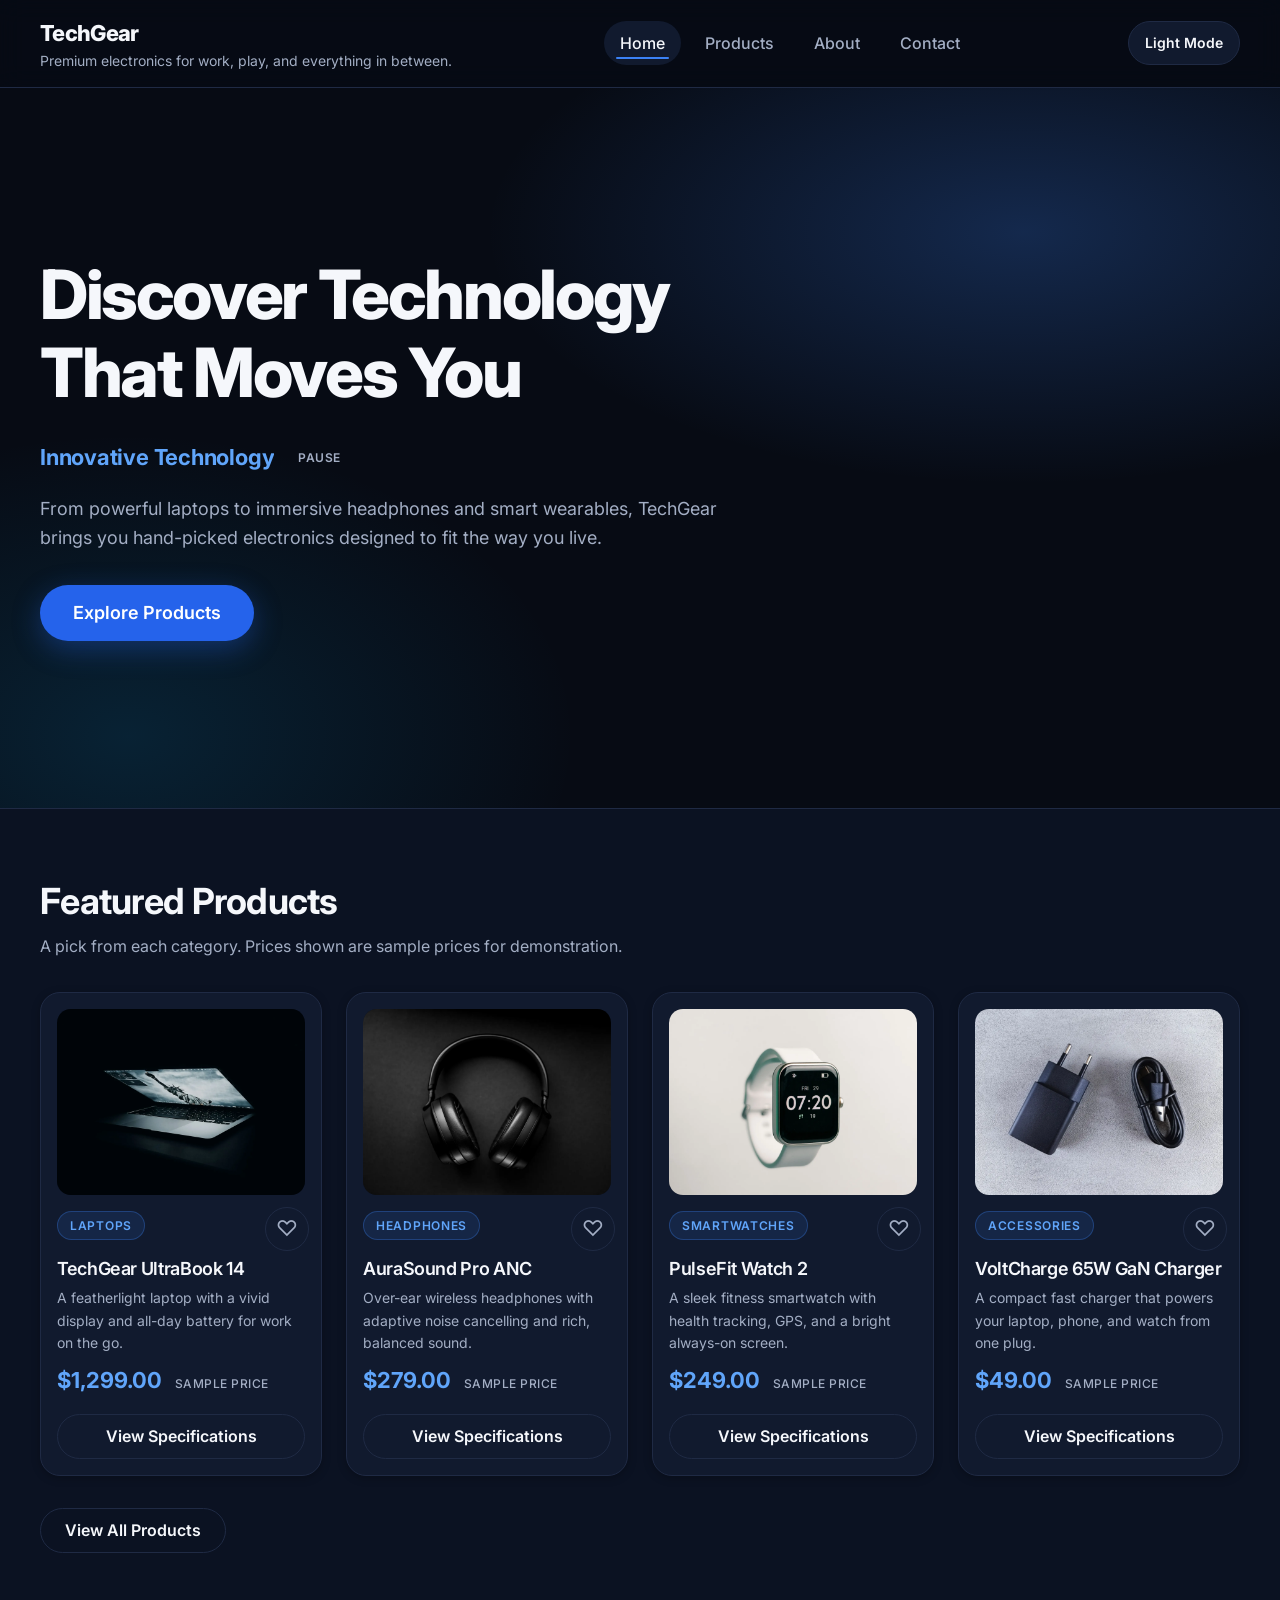
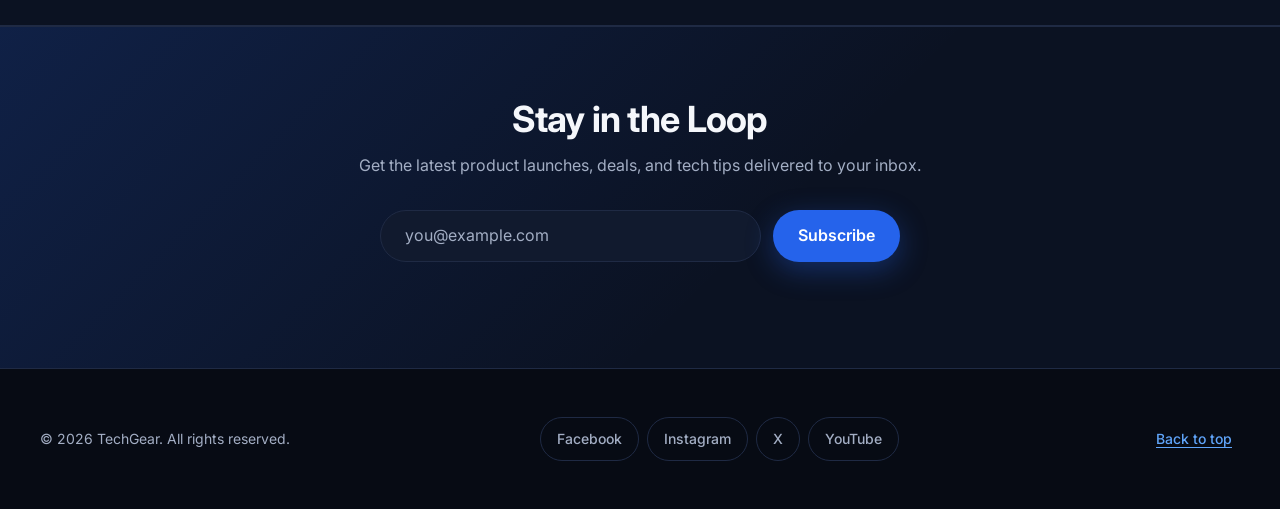
<file: index.html>
<!DOCTYPE html>
<html lang="en">
<head>
  <!-- ============================================================
       REDIRECT PAGE: index.html → techgear-home.html
       Web hosts such as GitHub Pages open "index.html" automatically
       for the site's main address, and old links or bookmarks may
       still use the original page names. This tiny page forwards
       visitors to the real page, so they never see an error.
       ============================================================ -->
  <meta charset="UTF-8">
  <meta name="viewport" content="width=device-width, initial-scale=1.0">
  <title>TechGear | Home</title>

  <!-- Tells search engines which address is the real page -->
  <link rel="canonical" href="techgear-home.html">

  <!-- 1. Instant redirect with JavaScript. location.replace() also
          keeps the redirect page out of the Back-button history, and
          we carry over any "?..." or "#section" part of the address. -->
  <script>
    window.location.replace('techgear-home.html' + window.location.search + window.location.hash);
  </script>

  <!-- 2. Backup redirect that works even with JavaScript turned off -->
  <meta http-equiv="refresh" content="0; url=techgear-home.html">

  <!-- Dark background, so there's no white flash while redirecting -->
  <style>
    body {
      margin: 0;
      padding: 2rem 1rem;
      font-family: system-ui, -apple-system, "Segoe UI", Roboto, Arial, sans-serif;
      color: #f5f7fb;
      background-color: #070b14;
    }
    a { color: #60a5fa; }
  </style>
</head>
<body>
  <!-- 3. A plain link, in case both redirects are blocked -->
  <p>Taking you to the TechGear Home page… If nothing happens, <a href="techgear-home.html">open the Home page</a>.</p>
</body>
</html>
</file>
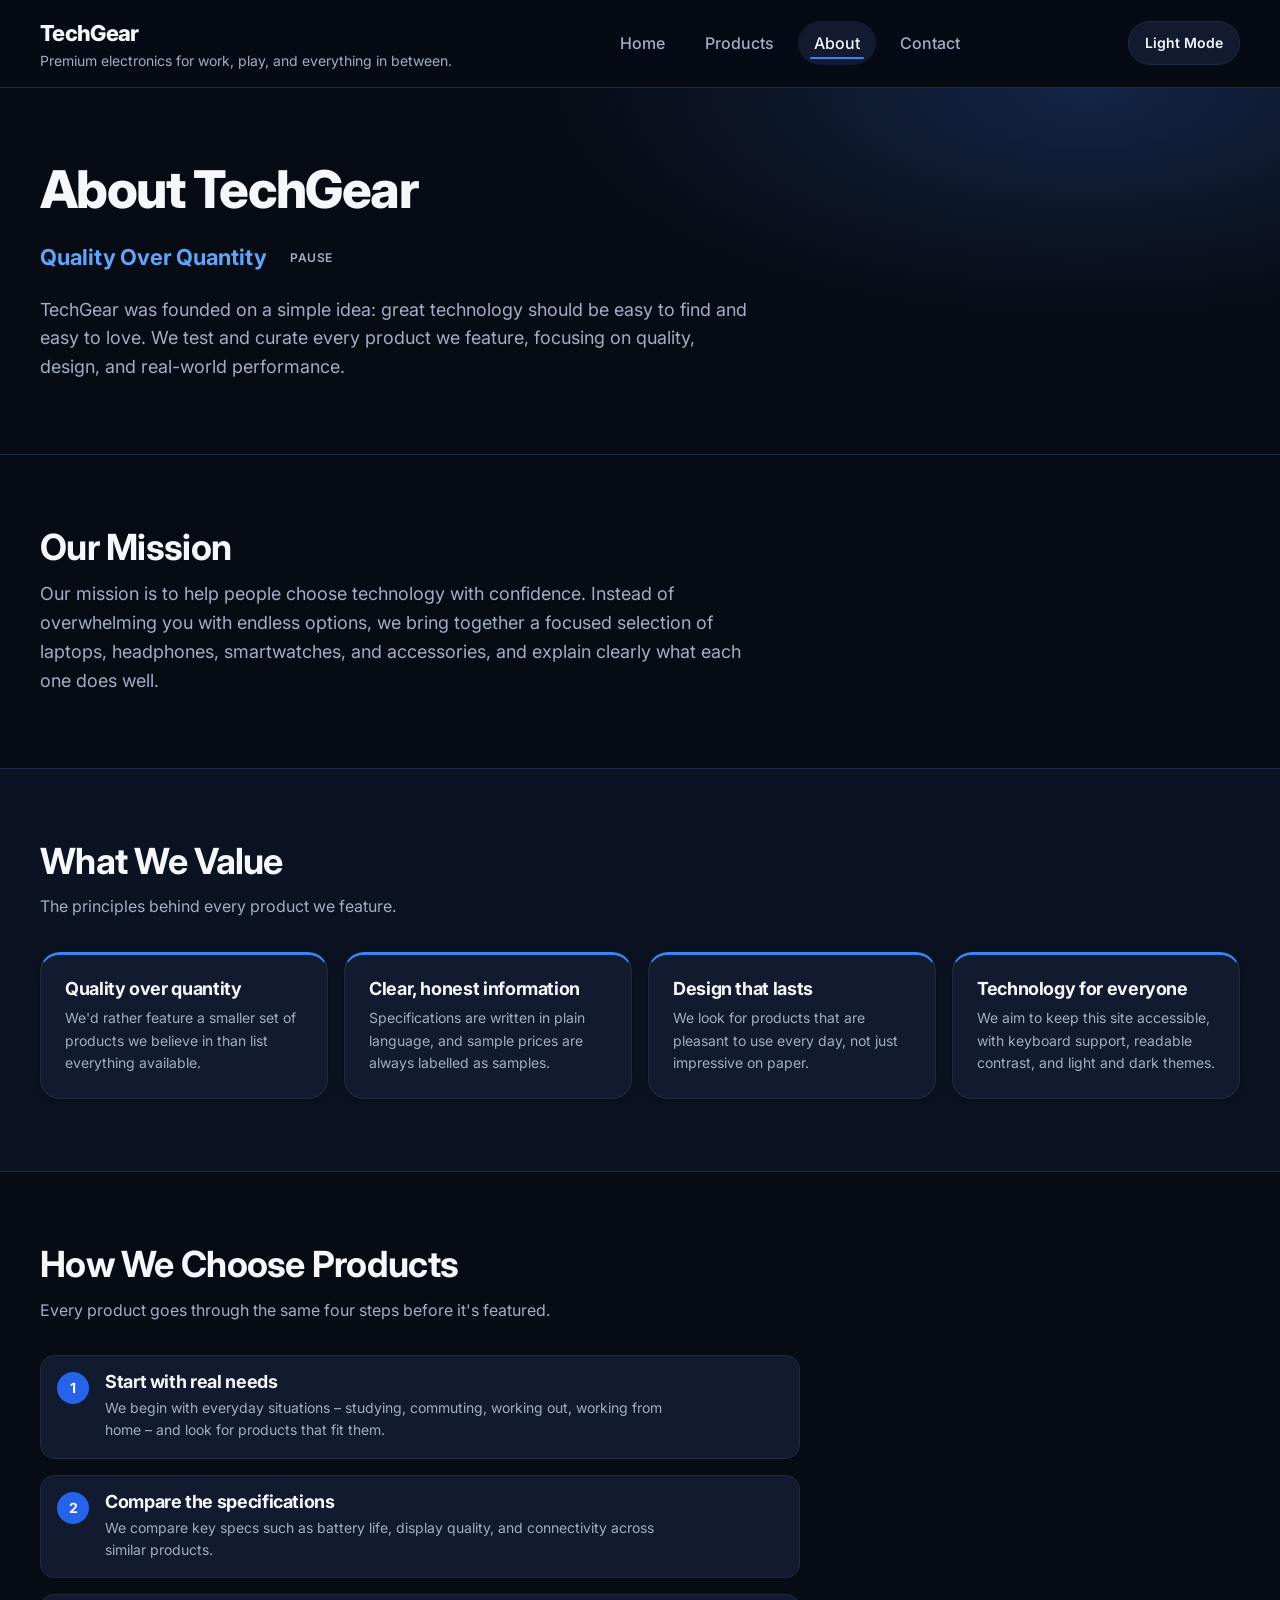
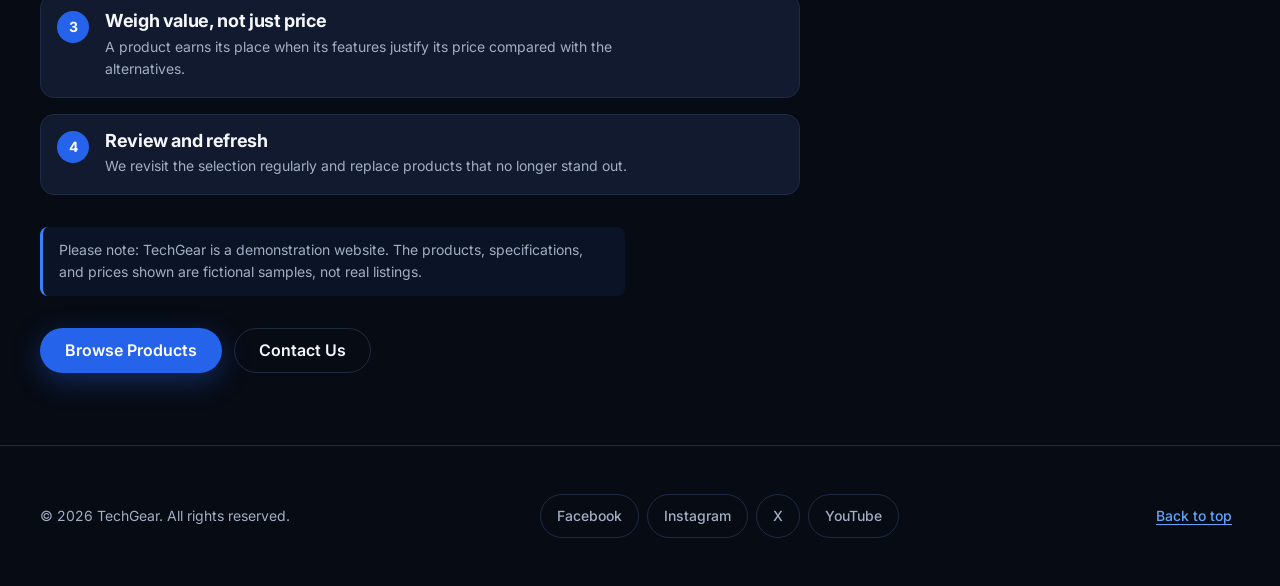
<file: about.html>
<!DOCTYPE html>
<html lang="en">
<head>
  <!-- ============================================================
       REDIRECT PAGE: about.html → techgear-about.html
       Web hosts such as GitHub Pages open "index.html" automatically
       for the site's main address, and old links or bookmarks may
       still use the original page names. This tiny page forwards
       visitors to the real page, so they never see an error.
       ============================================================ -->
  <meta charset="UTF-8">
  <meta name="viewport" content="width=device-width, initial-scale=1.0">
  <title>TechGear | About</title>

  <!-- Tells search engines which address is the real page -->
  <link rel="canonical" href="techgear-about.html">

  <!-- 1. Instant redirect with JavaScript. location.replace() also
          keeps the redirect page out of the Back-button history, and
          we carry over any "?..." or "#section" part of the address. -->
  <script>
    window.location.replace('techgear-about.html' + window.location.search + window.location.hash);
  </script>

  <!-- 2. Backup redirect that works even with JavaScript turned off -->
  <meta http-equiv="refresh" content="0; url=techgear-about.html">

  <!-- Dark background, so there's no white flash while redirecting -->
  <style>
    body {
      margin: 0;
      padding: 2rem 1rem;
      font-family: system-ui, -apple-system, "Segoe UI", Roboto, Arial, sans-serif;
      color: #f5f7fb;
      background-color: #070b14;
    }
    a { color: #60a5fa; }
  </style>
</head>
<body>
  <!-- 3. A plain link, in case both redirects are blocked -->
  <p>Taking you to the TechGear About page… If nothing happens, <a href="techgear-about.html">open the About page</a>.</p>
</body>
</html>
</file>
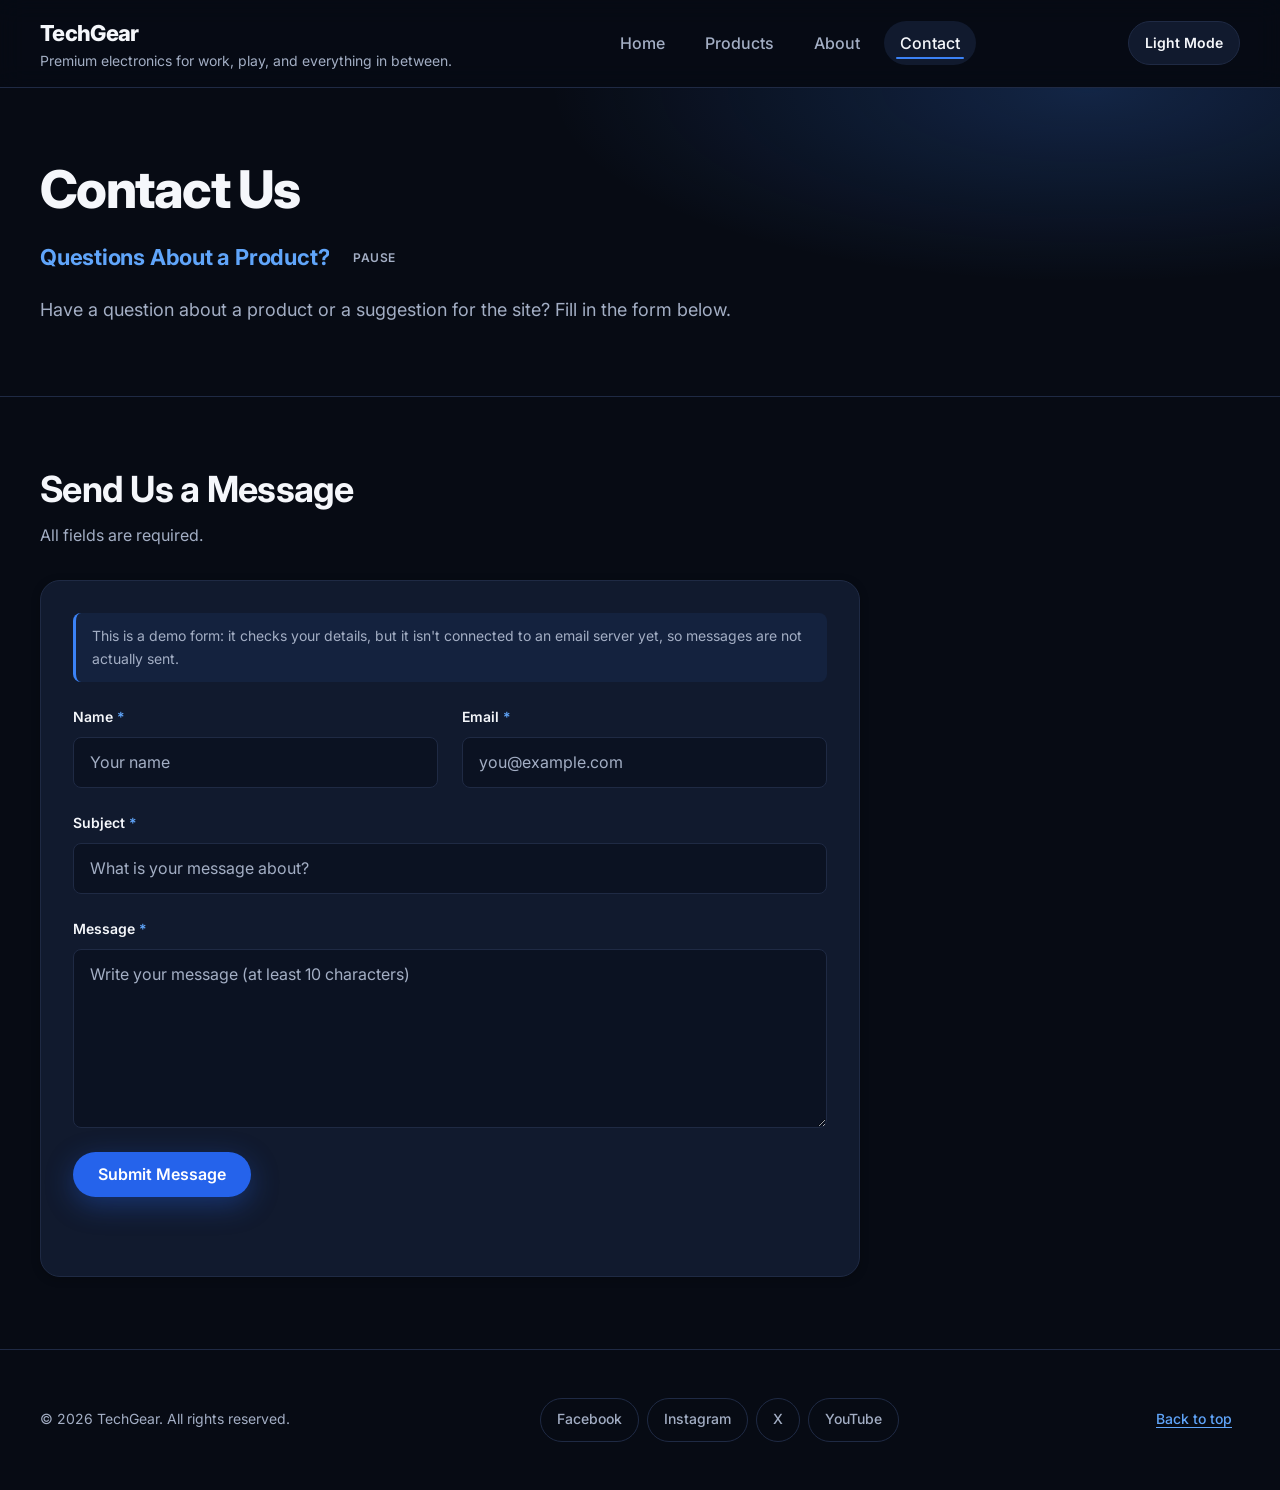
<file: contact.html>
<!DOCTYPE html>
<html lang="en">
<head>
  <!-- ============================================================
       REDIRECT PAGE: contact.html → techgear-contact.html
       Web hosts such as GitHub Pages open "index.html" automatically
       for the site's main address, and old links or bookmarks may
       still use the original page names. This tiny page forwards
       visitors to the real page, so they never see an error.
       ============================================================ -->
  <meta charset="UTF-8">
  <meta name="viewport" content="width=device-width, initial-scale=1.0">
  <title>TechGear | Contact</title>

  <!-- Tells search engines which address is the real page -->
  <link rel="canonical" href="techgear-contact.html">

  <!-- 1. Instant redirect with JavaScript. location.replace() also
          keeps the redirect page out of the Back-button history, and
          we carry over any "?..." or "#section" part of the address. -->
  <script>
    window.location.replace('techgear-contact.html' + window.location.search + window.location.hash);
  </script>

  <!-- 2. Backup redirect that works even with JavaScript turned off -->
  <meta http-equiv="refresh" content="0; url=techgear-contact.html">

  <!-- Dark background, so there's no white flash while redirecting -->
  <style>
    body {
      margin: 0;
      padding: 2rem 1rem;
      font-family: system-ui, -apple-system, "Segoe UI", Roboto, Arial, sans-serif;
      color: #f5f7fb;
      background-color: #070b14;
    }
    a { color: #60a5fa; }
  </style>
</head>
<body>
  <!-- 3. A plain link, in case both redirects are blocked -->
  <p>Taking you to the TechGear Contact page… If nothing happens, <a href="techgear-contact.html">open the Contact page</a>.</p>
</body>
</html>
</file>
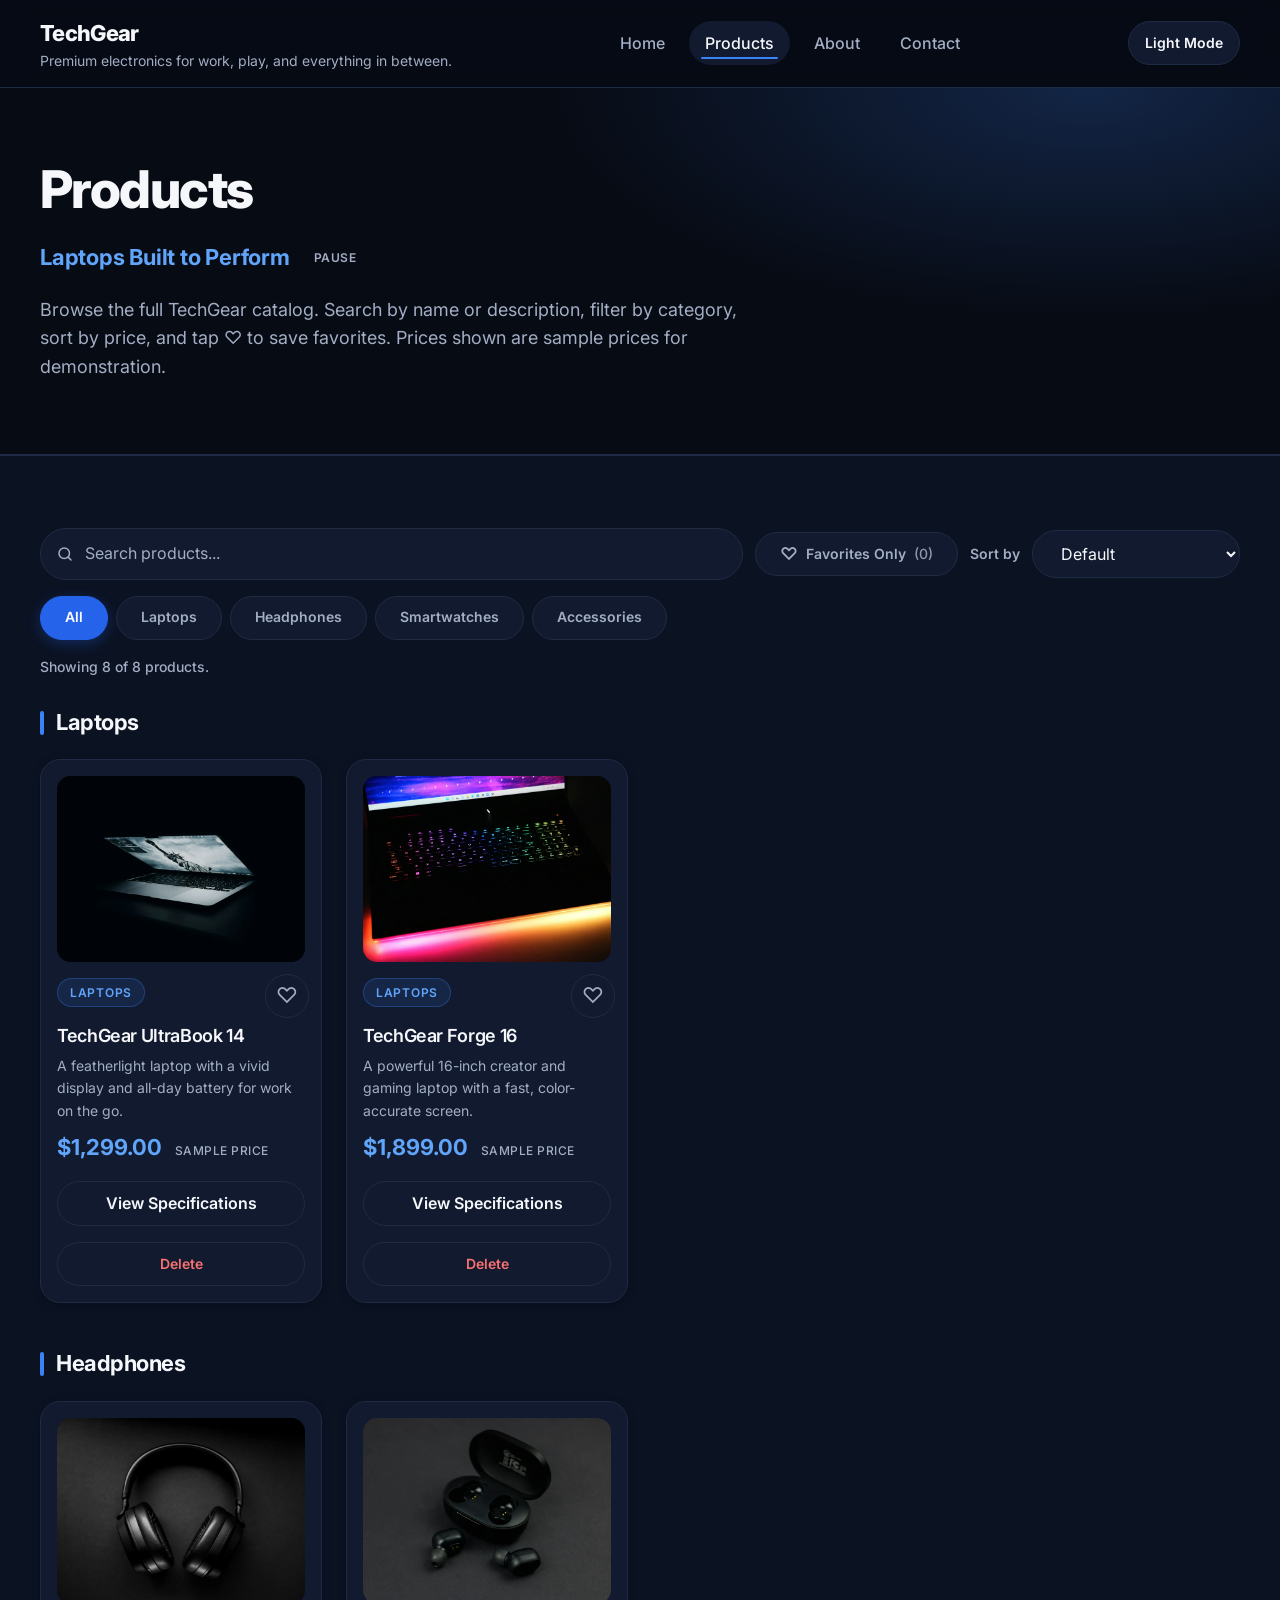
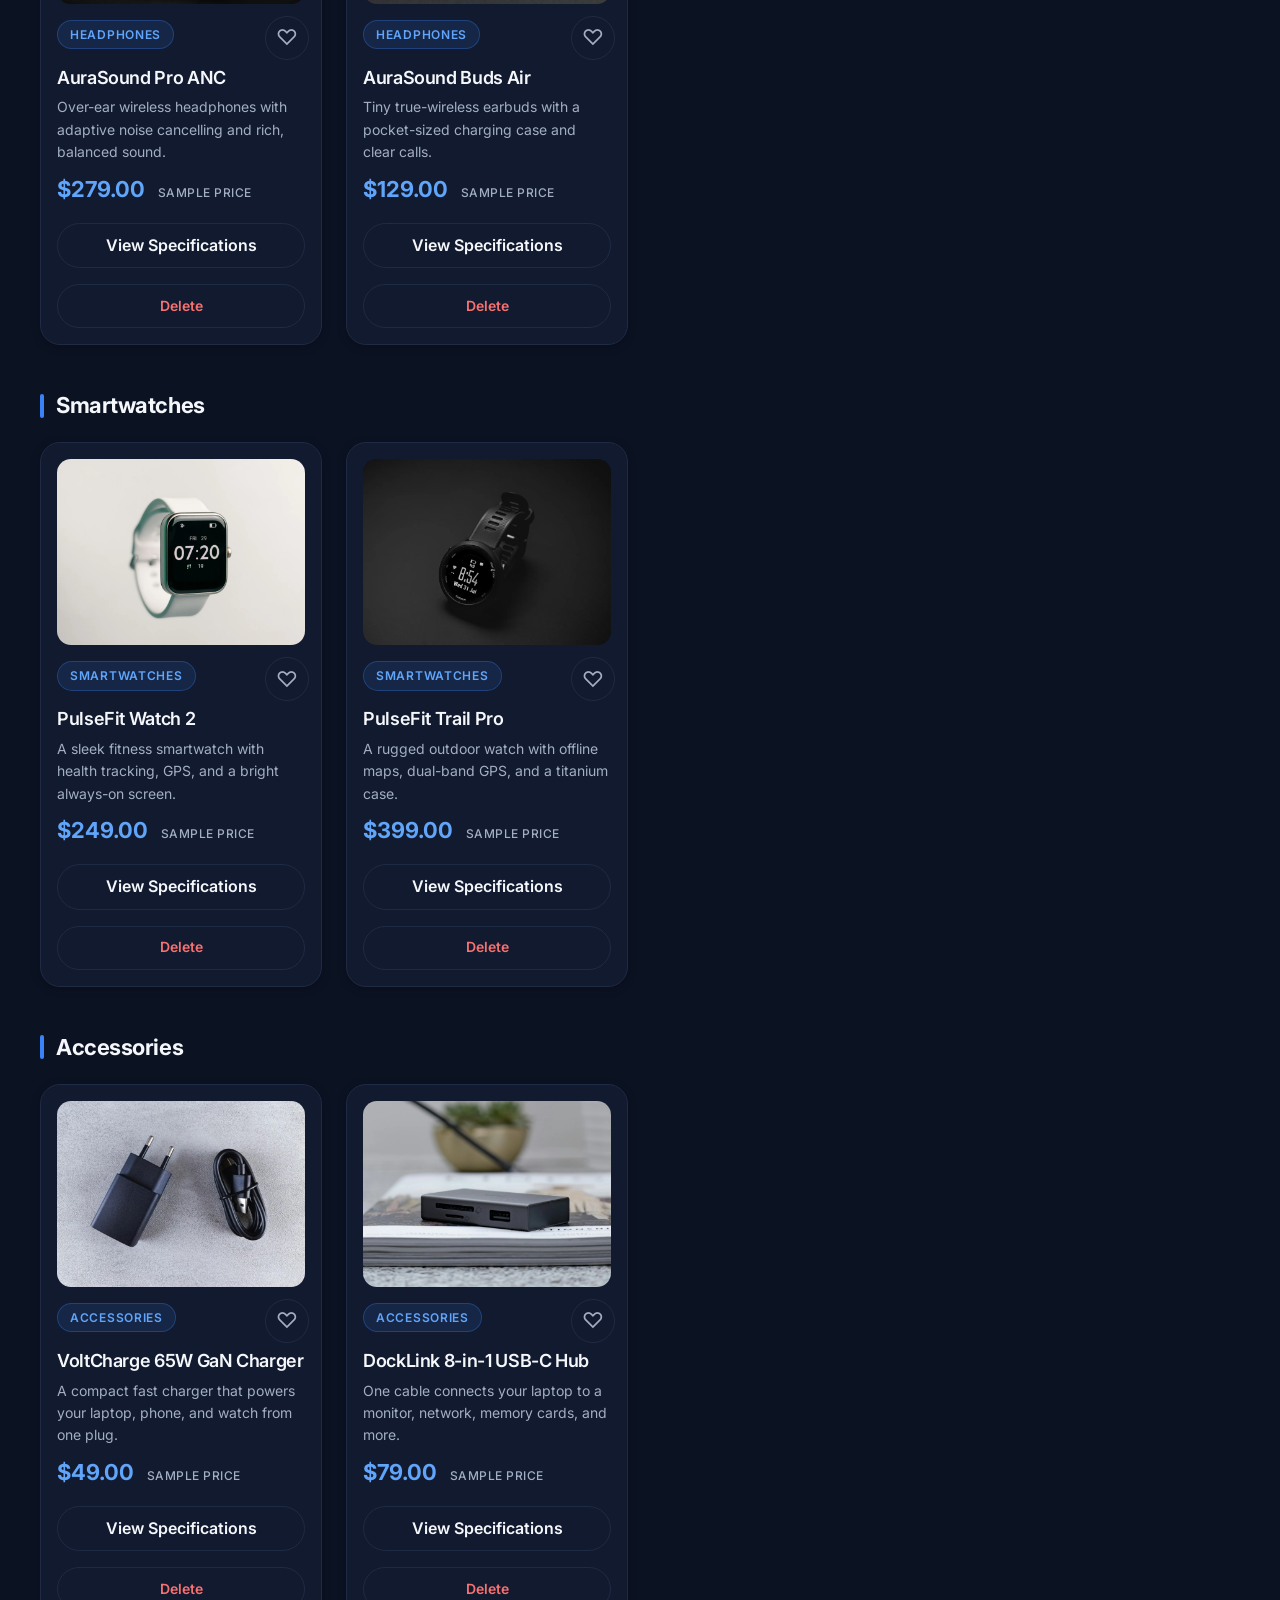
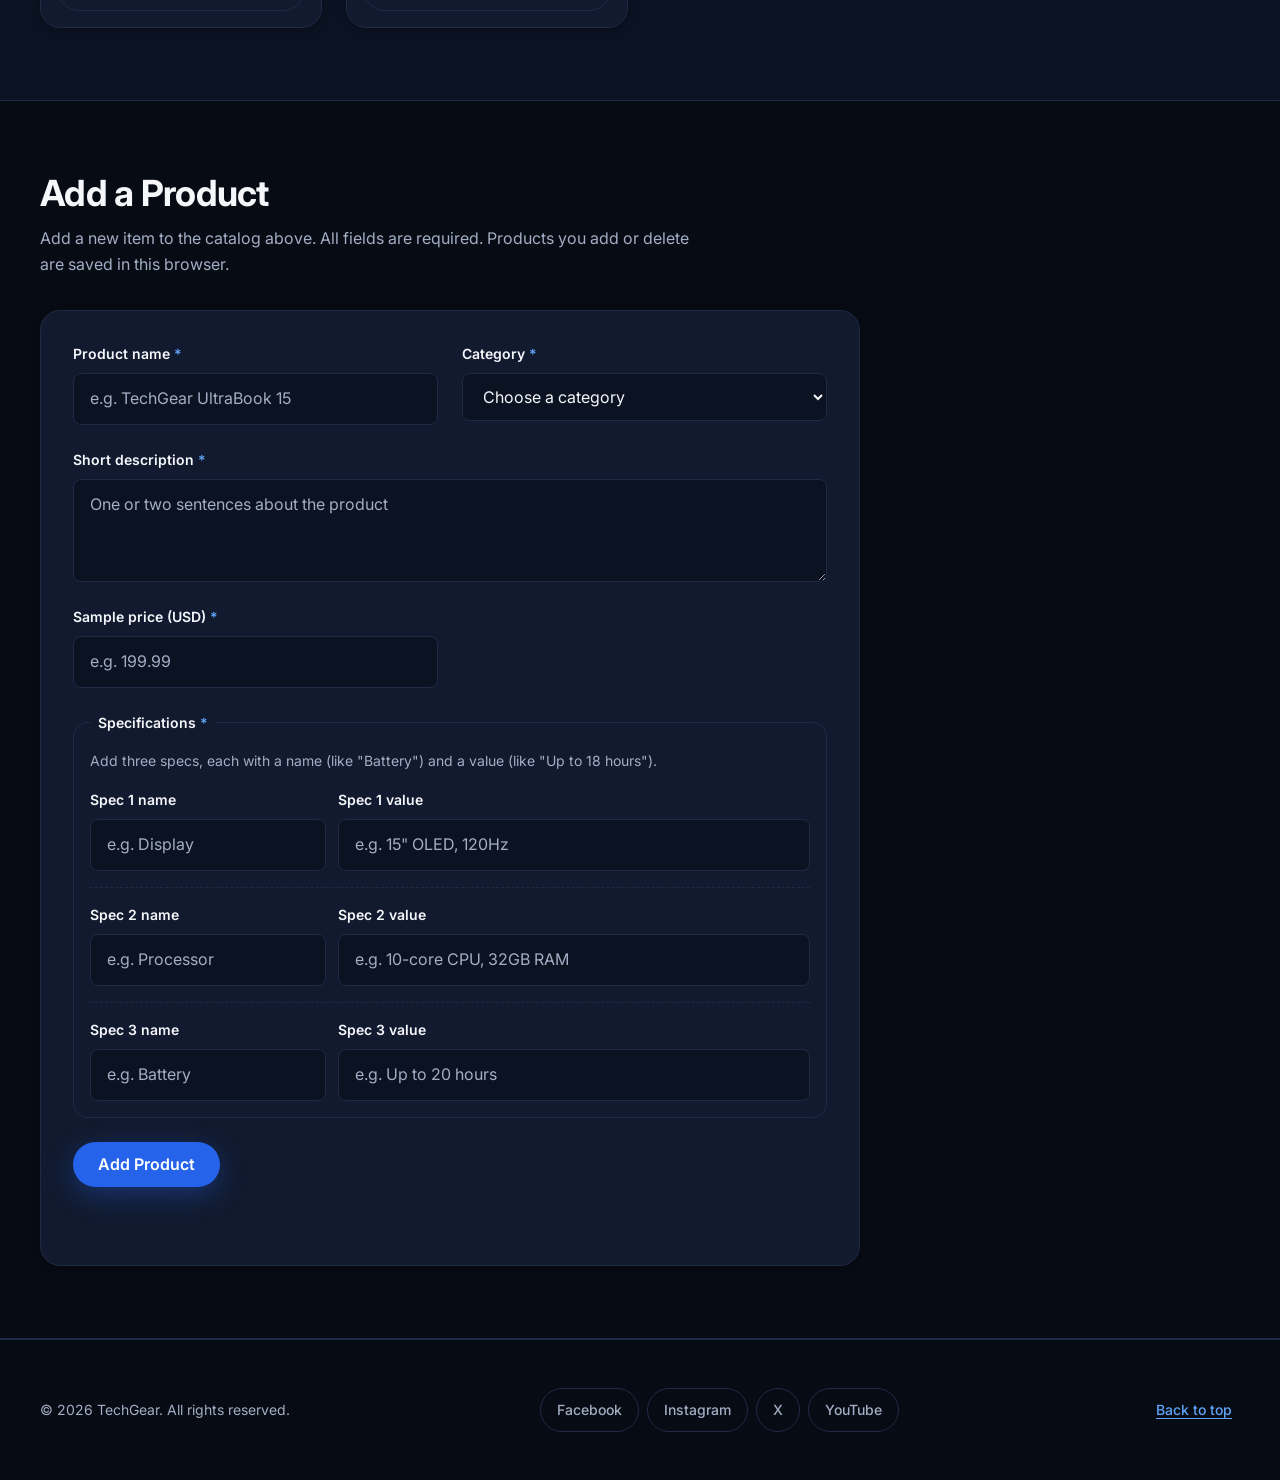
<file: products.html>
<!DOCTYPE html>
<html lang="en">
<head>
  <!-- ============================================================
       REDIRECT PAGE: products.html → techgear-products.html
       Web hosts such as GitHub Pages open "index.html" automatically
       for the site's main address, and old links or bookmarks may
       still use the original page names. This tiny page forwards
       visitors to the real page, so they never see an error.
       ============================================================ -->
  <meta charset="UTF-8">
  <meta name="viewport" content="width=device-width, initial-scale=1.0">
  <title>TechGear | Products</title>

  <!-- Tells search engines which address is the real page -->
  <link rel="canonical" href="techgear-products.html">

  <!-- 1. Instant redirect with JavaScript. location.replace() also
          keeps the redirect page out of the Back-button history, and
          we carry over any "?..." or "#section" part of the address. -->
  <script>
    window.location.replace('techgear-products.html' + window.location.search + window.location.hash);
  </script>

  <!-- 2. Backup redirect that works even with JavaScript turned off -->
  <meta http-equiv="refresh" content="0; url=techgear-products.html">

  <!-- Dark background, so there's no white flash while redirecting -->
  <style>
    body {
      margin: 0;
      padding: 2rem 1rem;
      font-family: system-ui, -apple-system, "Segoe UI", Roboto, Arial, sans-serif;
      color: #f5f7fb;
      background-color: #070b14;
    }
    a { color: #60a5fa; }
  </style>
</head>
<body>
  <!-- 3. A plain link, in case both redirects are blocked -->
  <p>Taking you to the TechGear Products page… If nothing happens, <a href="techgear-products.html">open the Products page</a>.</p>
</body>
</html>
</file>
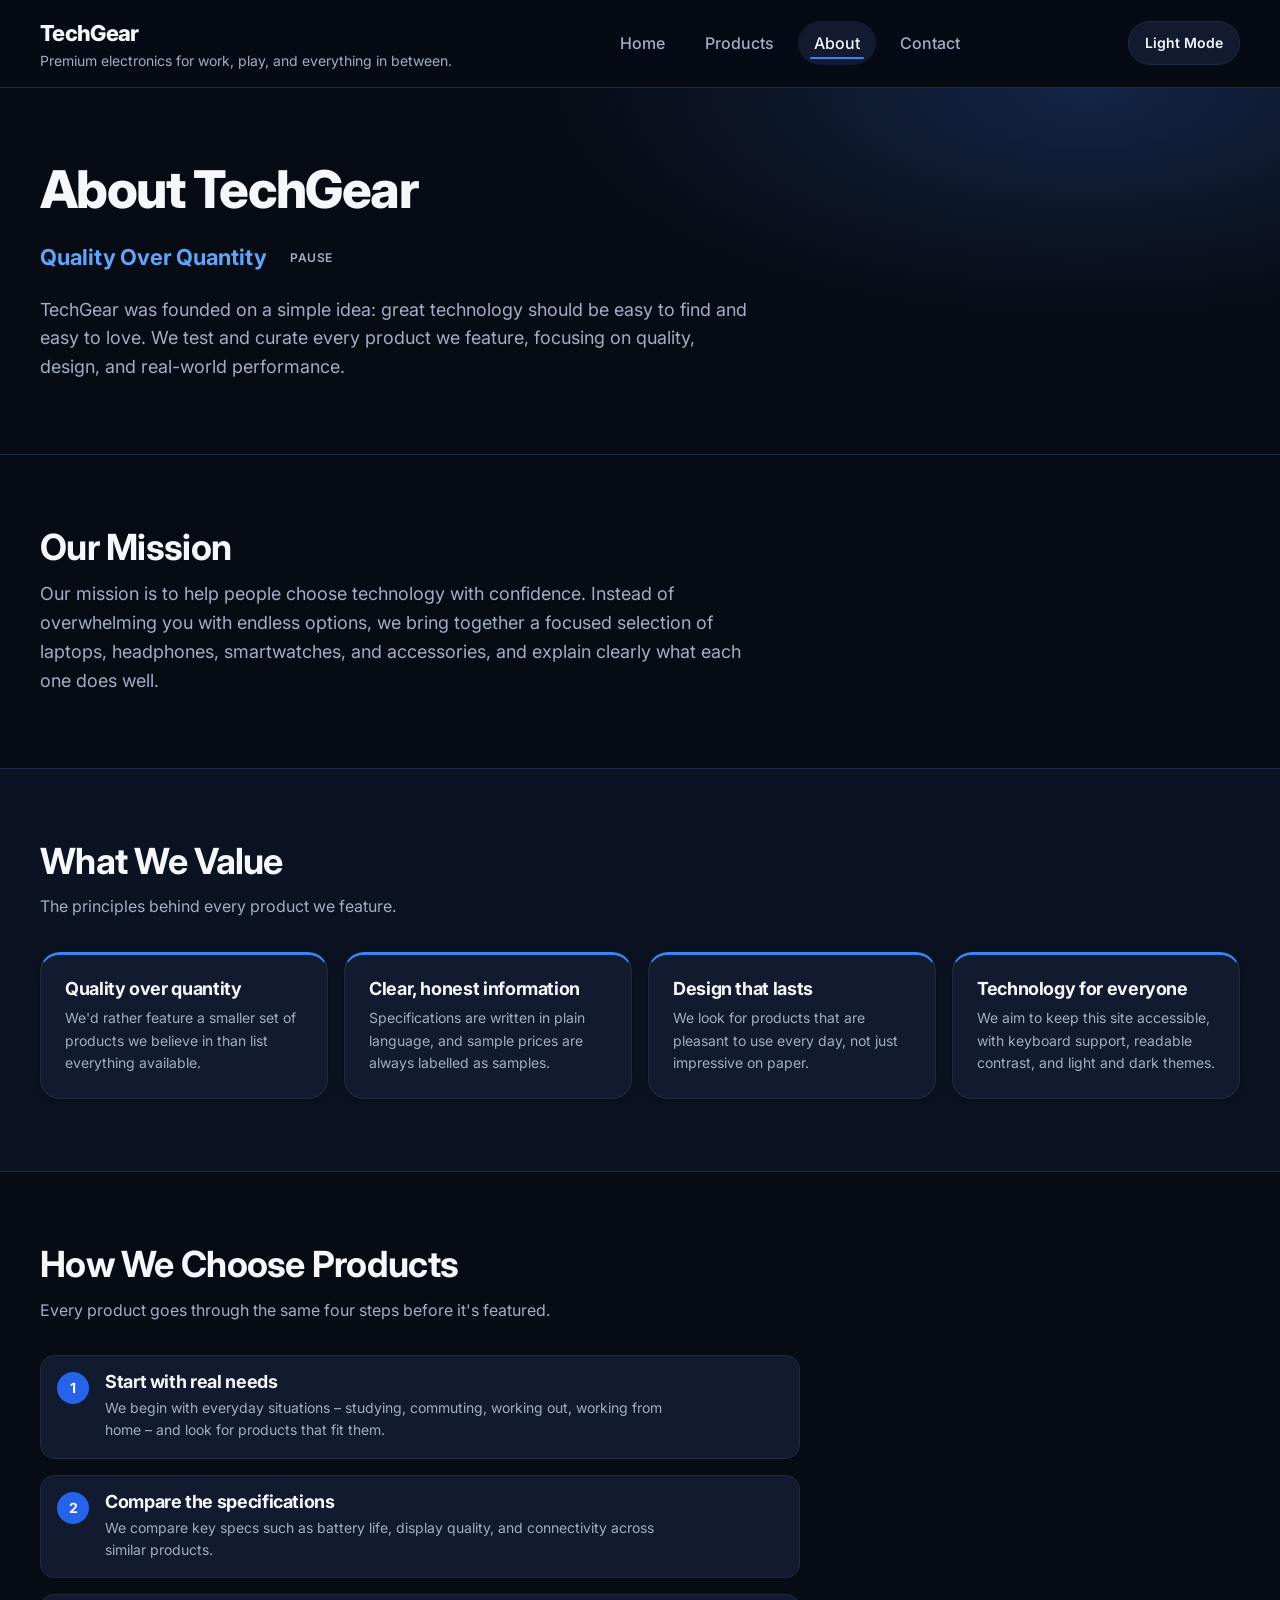
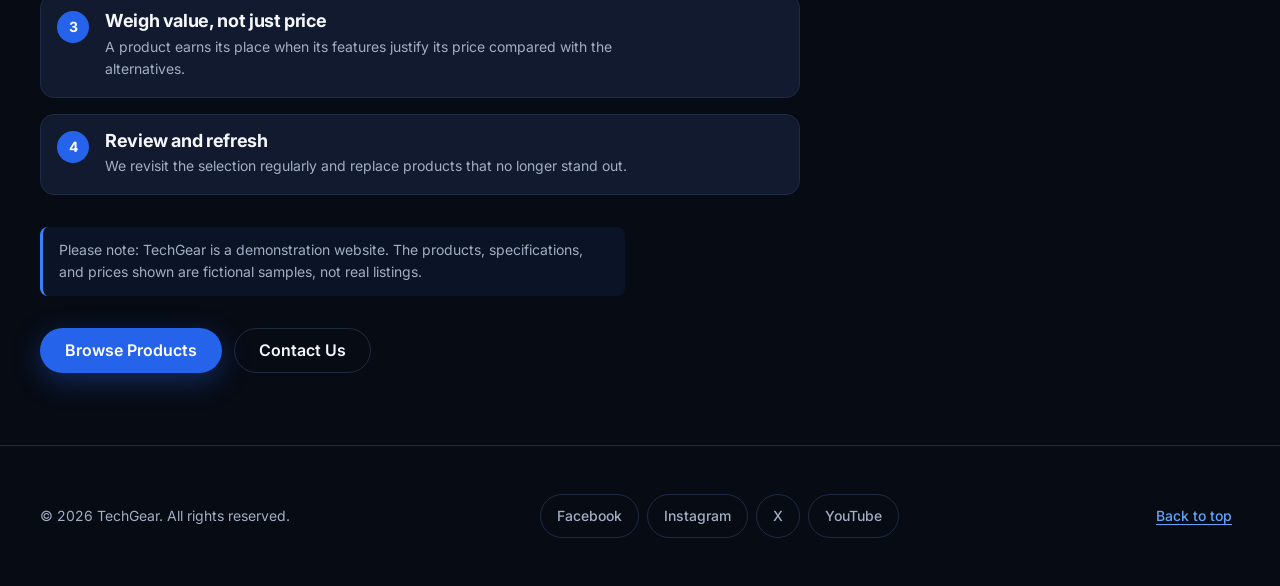
<file: techgear-about.html>
<!DOCTYPE html>
<html lang="en">
<head>
  <!-- ============================================================
       DOCUMENT HEAD – same shared techgear-styles.css and techgear-main.js
       ============================================================ -->
  <meta charset="UTF-8">
  <meta name="viewport" content="width=device-width, initial-scale=1.0">
  <meta name="description" content="About TechGear: our mission, our values, and how we choose the products we feature.">
  <title>About | TechGear</title>

  <link rel="stylesheet" href="techgear-styles.css">
  <script src="techgear-main.js" defer></script>
</head>

<body data-theme="dark">

  <!-- Apply a saved light theme before the page is drawn (no flash) -->
  <script>
    try {
      if (localStorage.getItem('techgear-theme') === 'light') {
        document.body.setAttribute('data-theme', 'light');
      }
    } catch (error) { /* storage blocked – keep the default dark theme */ }
  </script>

  <a href="#main-content" class="skip-link">Skip to main content</a>

  <!-- ============================================================
       SITE HEADER – "About" is the current page
       ============================================================ -->
  <header class="site-header" id="site-header">
    <div class="brand">
      <a href="techgear-home.html" class="brand-logo" aria-label="TechGear home">TechGear</a>
      <p class="brand-tagline">Premium electronics for work, play, and everything in between.</p>
    </div>

    <nav class="main-nav" id="main-nav" aria-label="Main navigation">
      <button type="button"
              class="nav-toggle"
              id="nav-toggle"
              aria-label="Open navigation menu"
              aria-expanded="false"
              aria-controls="nav-links">
        Menu
      </button>

      <ul class="nav-links" id="nav-links">
        <li><a href="techgear-home.html" class="nav-link">Home</a></li>
        <li><a href="techgear-products.html" class="nav-link">Products</a></li>
        <li><a href="techgear-about.html" class="nav-link active" aria-current="page">About</a></li>
        <li><a href="techgear-contact.html" class="nav-link">Contact</a></li>
      </ul>
    </nav>

    <button type="button"
            class="theme-toggle"
            id="theme-toggle"
            aria-label="Switch between dark and light theme"
            aria-pressed="false">
      Toggle theme
    </button>
  </header>

  <!-- ============================================================
       MAIN CONTENT – ABOUT PAGE
       ============================================================ -->
  <main id="main-content">

    <!-- Page header (the original "About TechGear" text) -->
    <section class="page-hero" aria-labelledby="page-heading">
      <h1 id="page-heading" class="page-title">About TechGear</h1>

      <!-- ROTATING PHRASE (see the comment in techgear-home.html) -->
      <div class="rotating-line">
        <p class="rotating-text"
           data-phrases="Quality Over Quantity|Clear, Honest Information|Products Chosen With Care|Technology for Everyone">
          <span class="visually-hidden">Quality Over Quantity. Clear, Honest Information. Products Chosen With Care. Technology for Everyone.</span>
          <span class="rotating-phrase" aria-hidden="true">Quality Over Quantity</span>
        </p>
        <button type="button" class="rotation-toggle" aria-label="Pause rotating phrases" hidden>Pause</button>
      </div>
      <p class="page-intro">
        TechGear was founded on a simple idea: great technology should be easy to find
        and easy to love. We test and curate every product we feature, focusing on
        quality, design, and real-world performance.
      </p>
    </section>

    <!-- ----------------------------------------------------------
         MISSION
         ---------------------------------------------------------- -->
    <section class="content-section" id="mission" aria-labelledby="mission-heading">
      <h2 id="mission-heading" class="section-title">Our Mission</h2>
      <p class="lead-text">
        Our mission is to help people choose technology with confidence. Instead of
        overwhelming you with endless options, we bring together a focused selection of
        laptops, headphones, smartwatches, and accessories, and explain clearly what each
        one does well.
      </p>
    </section>

    <!-- ----------------------------------------------------------
         VALUES – a grid of four cards
         ---------------------------------------------------------- -->
    <section class="content-section section-alt" id="values" aria-labelledby="values-heading">
      <h2 id="values-heading" class="section-title">What We Value</h2>
      <p class="section-intro">The principles behind every product we feature.</p>

      <div class="info-grid">
        <article class="info-card">
          <h3>Quality over quantity</h3>
          <p>We'd rather feature a smaller set of products we believe in than list everything available.</p>
        </article>
        <article class="info-card">
          <h3>Clear, honest information</h3>
          <p>Specifications are written in plain language, and sample prices are always labelled as samples.</p>
        </article>
        <article class="info-card">
          <h3>Design that lasts</h3>
          <p>We look for products that are pleasant to use every day, not just impressive on paper.</p>
        </article>
        <article class="info-card">
          <h3>Technology for everyone</h3>
          <p>We aim to keep this site accessible, with keyboard support, readable contrast, and light and dark themes.</p>
        </article>
      </div>
    </section>

    <!-- ----------------------------------------------------------
         HOW PRODUCTS ARE SELECTED – numbered steps (<ol>)
         ---------------------------------------------------------- -->
    <section class="content-section" id="selection" aria-labelledby="selection-heading">
      <h2 id="selection-heading" class="section-title">How We Choose Products</h2>
      <p class="section-intro">Every product goes through the same four steps before it's featured.</p>

      <ol class="steps">
        <li>
          <h3>Start with real needs</h3>
          <p>We begin with everyday situations – studying, commuting, working out, working from home – and look for products that fit them.</p>
        </li>
        <li>
          <h3>Compare the specifications</h3>
          <p>We compare key specs such as battery life, display quality, and connectivity across similar products.</p>
        </li>
        <li>
          <h3>Weigh value, not just price</h3>
          <p>A product earns its place when its features justify its price compared with the alternatives.</p>
        </li>
        <li>
          <h3>Review and refresh</h3>
          <p>We revisit the selection regularly and replace products that no longer stand out.</p>
        </li>
      </ol>

      <!-- Honest note: this is a demo site with sample products -->
      <p class="demo-note">
        Please note: TechGear is a demonstration website. The products, specifications,
        and prices shown are fictional samples, not real listings.
      </p>

      <div class="section-actions">
        <a href="techgear-products.html" class="btn btn-primary">Browse Products</a>
        <a href="techgear-contact.html" class="btn btn-secondary">Contact Us</a>
      </div>
    </section>

  </main>

  <!-- ============================================================
       SITE FOOTER
       ============================================================ -->
  <footer class="site-footer" id="site-footer">
    <p class="copyright">
      &copy; <span id="current-year">2026</span> TechGear. All rights reserved.
    </p>

    <nav class="social-links" aria-label="Social media">
      <ul>
        <li><a href="#" class="social-link" aria-label="TechGear on Facebook">Facebook</a></li>
        <li><a href="#" class="social-link" aria-label="TechGear on Instagram">Instagram</a></li>
        <li><a href="#" class="social-link" aria-label="TechGear on X (formerly Twitter)">X</a></li>
        <li><a href="#" class="social-link" aria-label="TechGear on YouTube">YouTube</a></li>
      </ul>
    </nav>

    <a href="#site-header" class="back-to-top" aria-label="Back to top of page">Back to top</a>
  </footer>

</body>
</html>
</file>
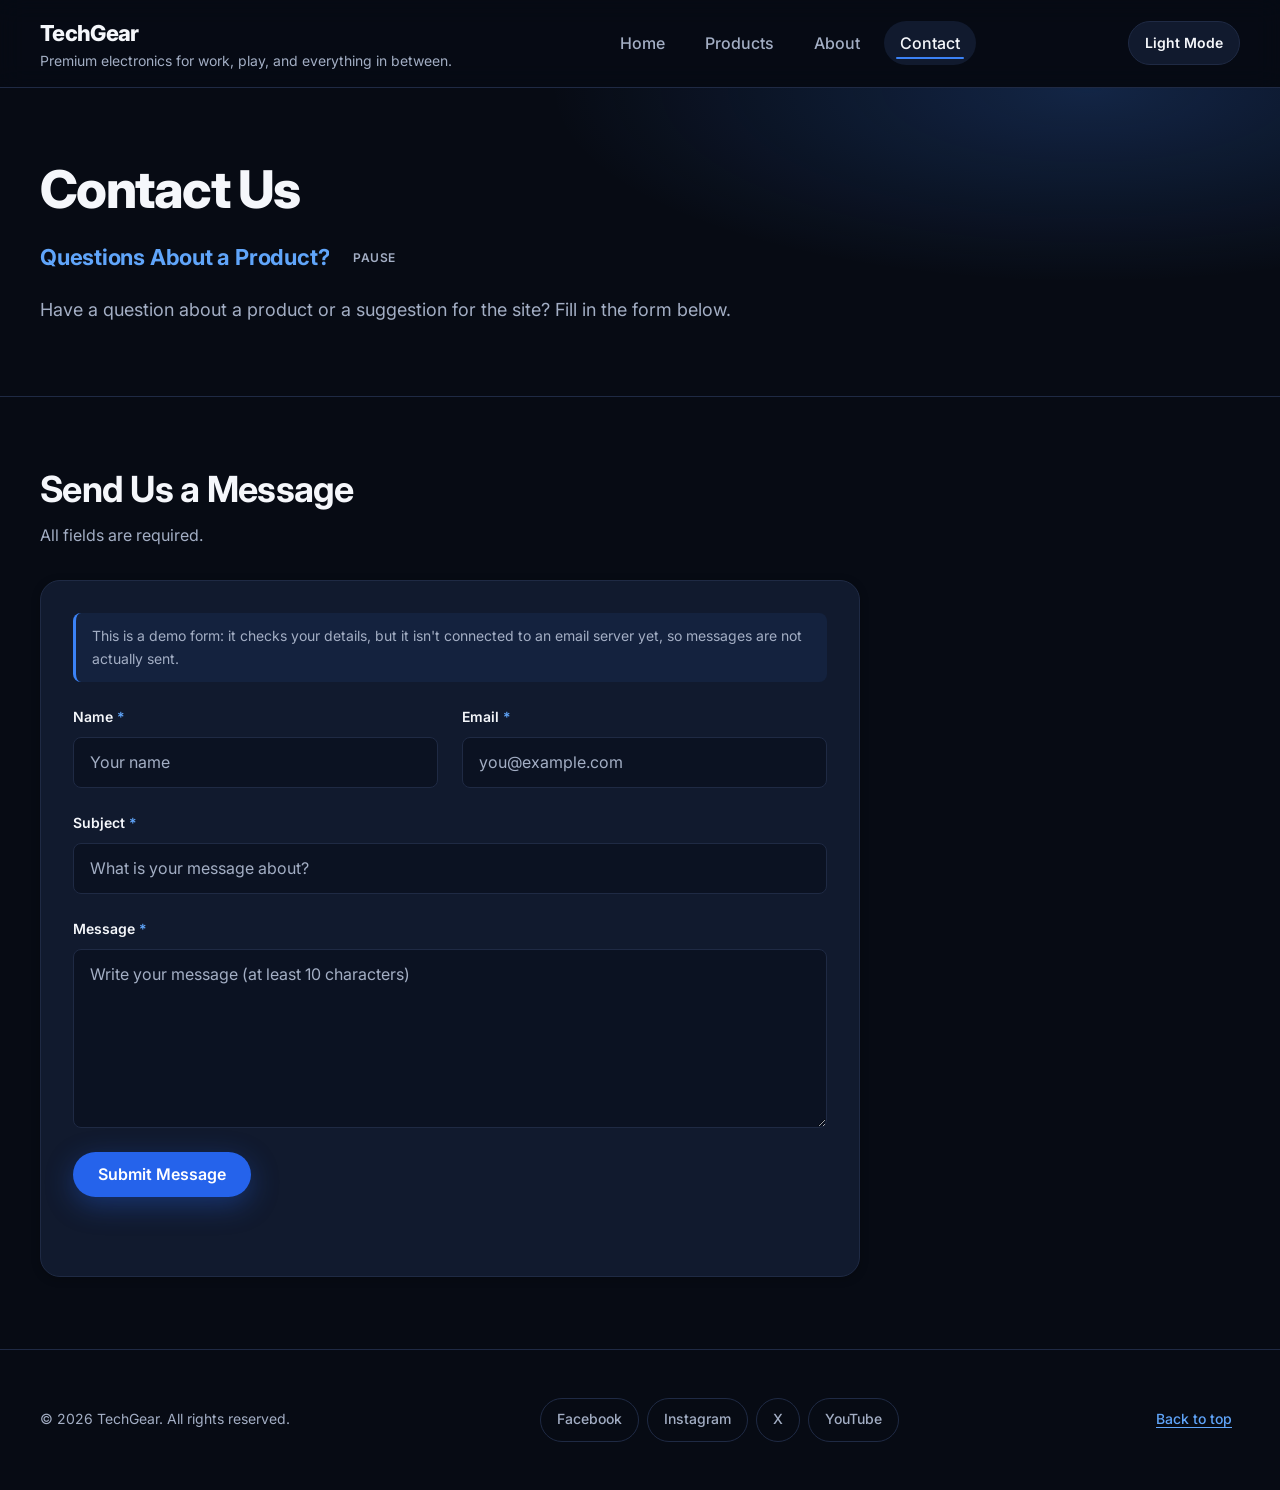
<file: techgear-contact.html>
<!DOCTYPE html>
<html lang="en">
<head>
  <!-- ============================================================
       DOCUMENT HEAD – same shared techgear-styles.css and techgear-main.js
       ============================================================ -->
  <meta charset="UTF-8">
  <meta name="viewport" content="width=device-width, initial-scale=1.0">
  <meta name="description" content="Contact TechGear with questions about products or suggestions for the site.">
  <title>Contact | TechGear</title>

  <link rel="stylesheet" href="techgear-styles.css">
  <script src="techgear-main.js" defer></script>
</head>

<body data-theme="dark">

  <!-- Apply a saved light theme before the page is drawn (no flash) -->
  <script>
    try {
      if (localStorage.getItem('techgear-theme') === 'light') {
        document.body.setAttribute('data-theme', 'light');
      }
    } catch (error) { /* storage blocked – keep the default dark theme */ }
  </script>

  <a href="#main-content" class="skip-link">Skip to main content</a>

  <!-- ============================================================
       SITE HEADER – "Contact" is the current page
       ============================================================ -->
  <header class="site-header" id="site-header">
    <div class="brand">
      <a href="techgear-home.html" class="brand-logo" aria-label="TechGear home">TechGear</a>
      <p class="brand-tagline">Premium electronics for work, play, and everything in between.</p>
    </div>

    <nav class="main-nav" id="main-nav" aria-label="Main navigation">
      <button type="button"
              class="nav-toggle"
              id="nav-toggle"
              aria-label="Open navigation menu"
              aria-expanded="false"
              aria-controls="nav-links">
        Menu
      </button>

      <ul class="nav-links" id="nav-links">
        <li><a href="techgear-home.html" class="nav-link">Home</a></li>
        <li><a href="techgear-products.html" class="nav-link">Products</a></li>
        <li><a href="techgear-about.html" class="nav-link">About</a></li>
        <li><a href="techgear-contact.html" class="nav-link active" aria-current="page">Contact</a></li>
      </ul>
    </nav>

    <button type="button"
            class="theme-toggle"
            id="theme-toggle"
            aria-label="Switch between dark and light theme"
            aria-pressed="false">
      Toggle theme
    </button>
  </header>

  <!-- ============================================================
       MAIN CONTENT – CONTACT PAGE
       ============================================================ -->
  <main id="main-content">

    <!-- Page header -->
    <section class="page-hero" aria-labelledby="page-heading">
      <h1 id="page-heading" class="page-title">Contact Us</h1>

      <!-- ROTATING PHRASE (see the comment in techgear-home.html) -->
      <div class="rotating-line">
        <p class="rotating-text"
           data-phrases="Questions About a Product?|Ideas for the Site?|Feedback Is Welcome|We'd Love to Hear From You">
          <span class="visually-hidden">Questions About a Product? Ideas for the Site? Feedback Is Welcome. We'd Love to Hear From You.</span>
          <span class="rotating-phrase" aria-hidden="true">Questions About a Product?</span>
        </p>
        <button type="button" class="rotation-toggle" aria-label="Pause rotating phrases" hidden>Pause</button>
      </div>
      <p class="page-intro">
        Have a question about a product or a suggestion for the site?
        Fill in the form below.
      </p>
    </section>

    <!-- ----------------------------------------------------------
         CONTACT FORM
         techgear-main.js checks every field and shows specific error
         messages. There is no server yet, so messages are NOT
         sent – the notice and the confirmation both say so.
         ---------------------------------------------------------- -->
    <section class="content-section" id="contact" aria-labelledby="contact-heading">
      <h2 id="contact-heading" class="section-title">Send Us a Message</h2>
      <p class="section-intro">All fields are required.</p>

      <form class="form-card contact-form" id="contact-form" novalidate>

        <p class="form-notice" id="contact-notice">
          This is a demo form: it checks your details, but it isn't connected to an
          email server yet, so messages are not actually sent.
        </p>

        <div class="form-field">
          <label for="contact-name">Name <span class="required-mark" aria-hidden="true">*</span></label>
          <input type="text" id="contact-name" name="name" maxlength="80"
                 autocomplete="name" placeholder="Your name"
                 required aria-describedby="contact-name-error">
          <p class="field-error" id="contact-name-error"></p>
        </div>

        <div class="form-field">
          <label for="contact-email">Email <span class="required-mark" aria-hidden="true">*</span></label>
          <input type="email" id="contact-email" name="email" maxlength="120"
                 autocomplete="email" placeholder="you@example.com"
                 required aria-describedby="contact-email-error">
          <p class="field-error" id="contact-email-error"></p>
        </div>

        <div class="form-field form-field-full">
          <label for="contact-subject">Subject <span class="required-mark" aria-hidden="true">*</span></label>
          <input type="text" id="contact-subject" name="subject" maxlength="120"
                 placeholder="What is your message about?"
                 required aria-describedby="contact-subject-error">
          <p class="field-error" id="contact-subject-error"></p>
        </div>

        <div class="form-field form-field-full">
          <label for="contact-message">Message <span class="required-mark" aria-hidden="true">*</span></label>
          <textarea id="contact-message" name="message" rows="6" maxlength="2000"
                    placeholder="Write your message (at least 10 characters)"
                    required aria-describedby="contact-message-error"></textarea>
          <p class="field-error" id="contact-message-error"></p>
        </div>

        <button type="submit" class="btn btn-primary form-submit" aria-describedby="contact-notice">Submit Message</button>

        <!-- Confirmation or error summary (announced to screen readers) -->
        <p class="form-message" id="contact-form-message" role="status" aria-live="polite"></p>
      </form>
    </section>

  </main>

  <!-- ============================================================
       SITE FOOTER
       ============================================================ -->
  <footer class="site-footer" id="site-footer">
    <p class="copyright">
      &copy; <span id="current-year">2026</span> TechGear. All rights reserved.
    </p>

    <nav class="social-links" aria-label="Social media">
      <ul>
        <li><a href="#" class="social-link" aria-label="TechGear on Facebook">Facebook</a></li>
        <li><a href="#" class="social-link" aria-label="TechGear on Instagram">Instagram</a></li>
        <li><a href="#" class="social-link" aria-label="TechGear on X (formerly Twitter)">X</a></li>
        <li><a href="#" class="social-link" aria-label="TechGear on YouTube">YouTube</a></li>
      </ul>
    </nav>

    <a href="#site-header" class="back-to-top" aria-label="Back to top of page">Back to top</a>
  </footer>

</body>
</html>
</file>
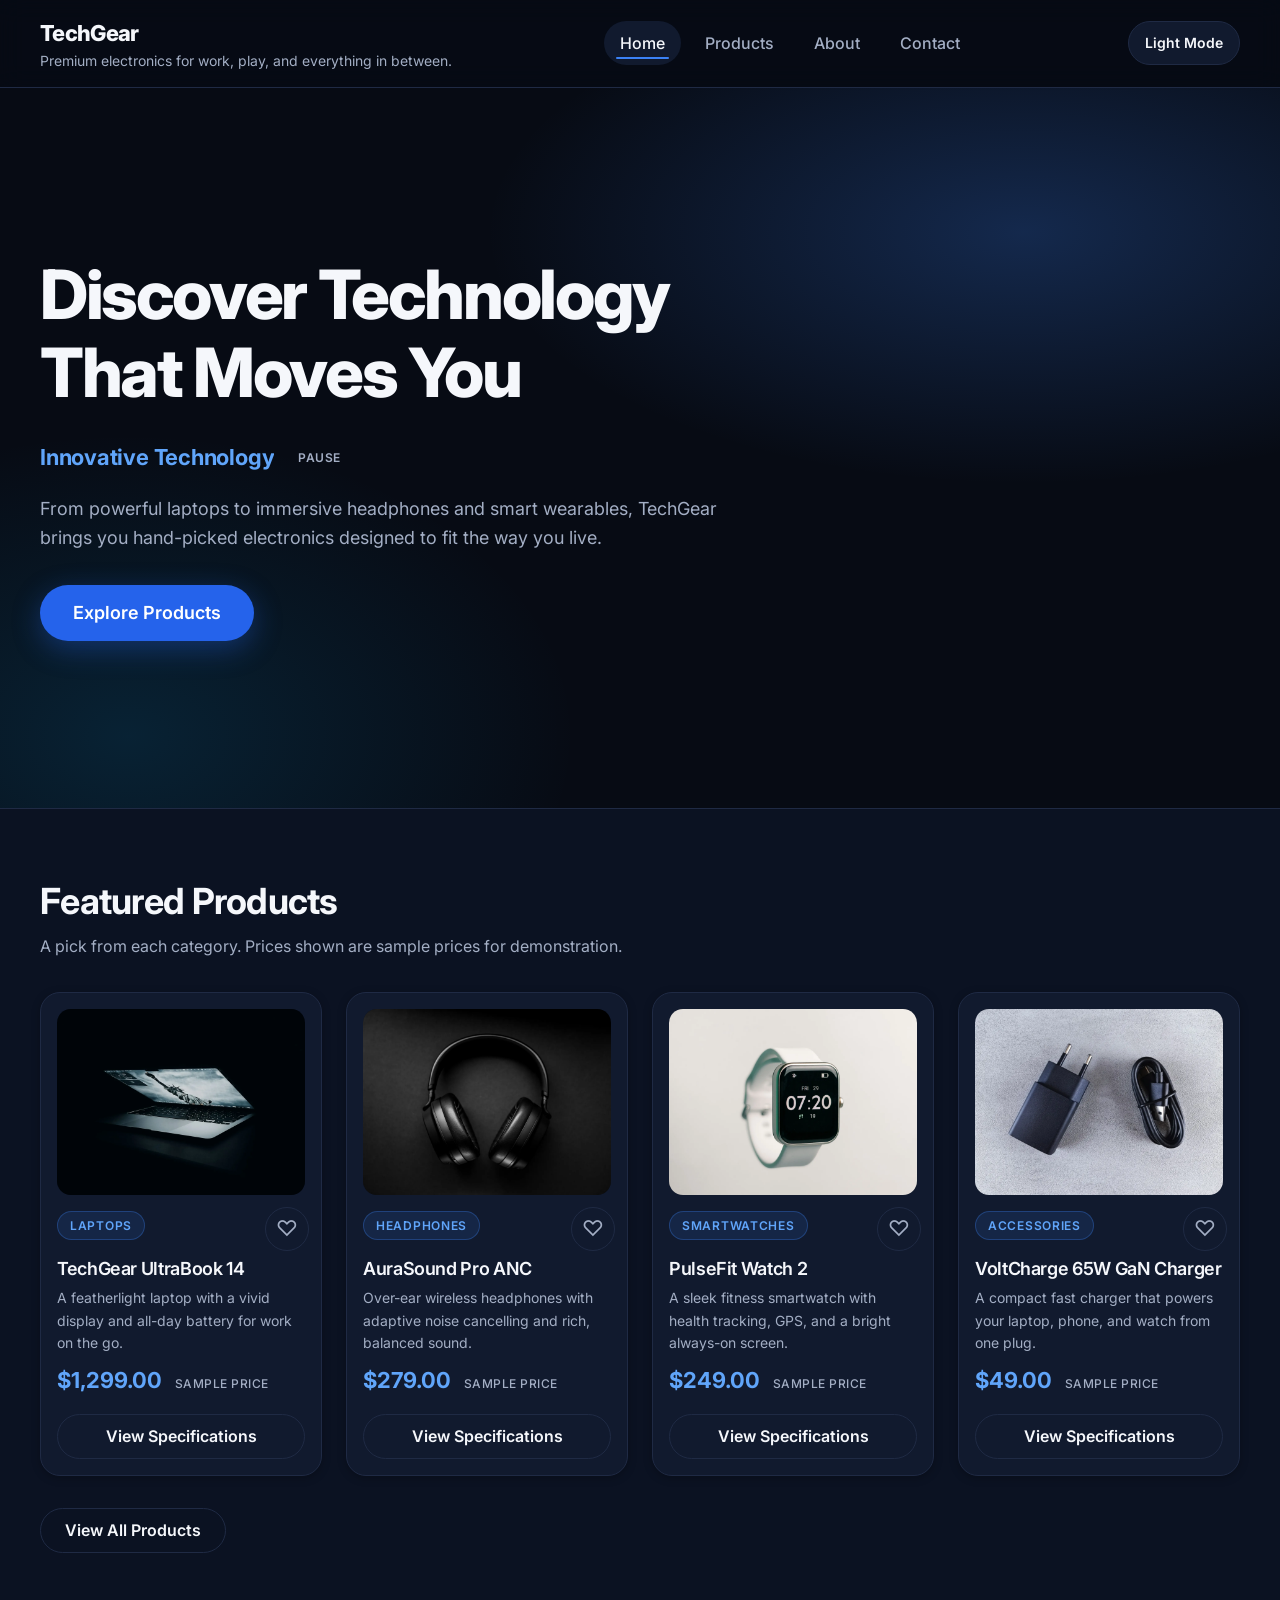
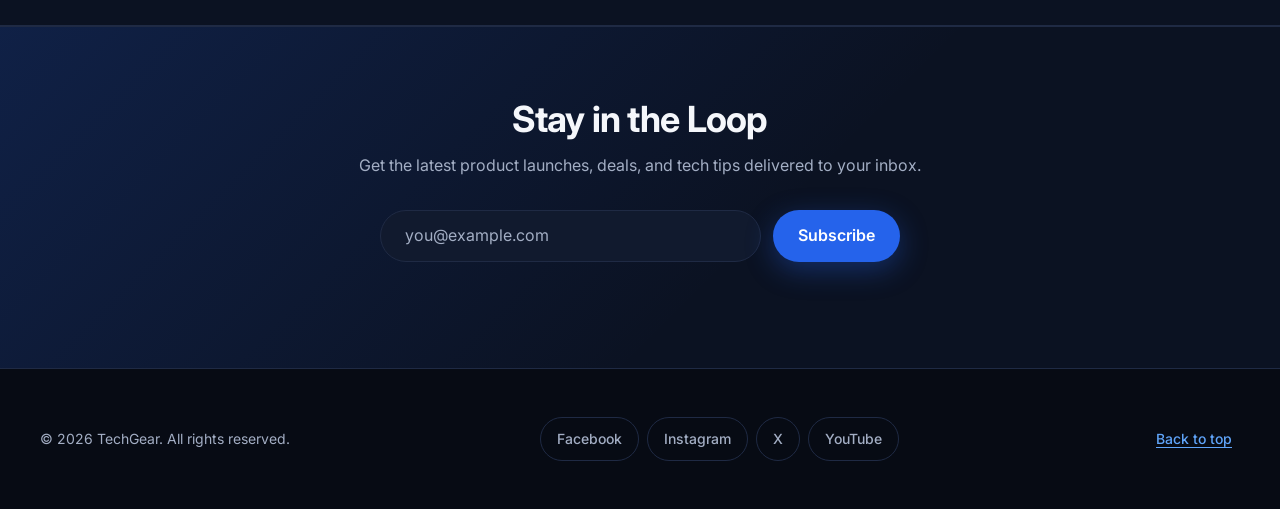
<file: techgear-home.html>
<!DOCTYPE html>
<html lang="en">
<head>
  <!-- ============================================================
       DOCUMENT HEAD
       Every page links the SAME techgear-styles.css and techgear-main.js using
       relative paths, so the site also works on GitHub Pages.
       ============================================================ -->
  <meta charset="UTF-8">
  <meta name="viewport" content="width=device-width, initial-scale=1.0">
  <meta name="description" content="TechGear – a showcase of modern laptops, headphones, smartwatches, and accessories.">
  <title>TechGear | Discover Technology That Moves You</title>

  <link rel="stylesheet" href="techgear-styles.css">

  <!-- "defer" runs the script after the HTML is parsed, so it can
       safely find the elements on this page. -->
  <script src="techgear-main.js" defer></script>
</head>

<!-- data-theme holds the current theme: "dark" (default) or "light" -->
<body data-theme="dark">

  <!-- Apply a saved light theme immediately, before the page is drawn,
       so returning visitors don't see a flash of the dark theme.
       techgear-main.js handles the button and saving the choice. -->
  <script>
    try {
      if (localStorage.getItem('techgear-theme') === 'light') {
        document.body.setAttribute('data-theme', 'light');
      }
    } catch (error) { /* storage blocked – keep the default dark theme */ }
  </script>

  <!-- Skip link: lets keyboard and screen reader users jump past the navigation -->
  <a href="#main-content" class="skip-link">Skip to main content</a>

  <!-- ============================================================
       SITE HEADER (identical on every page, except which nav link
       is marked as the current page)
       ============================================================ -->
  <header class="site-header" id="site-header">
    <div class="brand">
      <a href="techgear-home.html" class="brand-logo" aria-label="TechGear home">TechGear</a>
      <p class="brand-tagline">Premium electronics for work, play, and everything in between.</p>
    </div>

    <nav class="main-nav" id="main-nav" aria-label="Main navigation">
      <!-- Mobile menu button (hidden for now; reserved for a future mobile menu) -->
      <button type="button"
              class="nav-toggle"
              id="nav-toggle"
              aria-label="Open navigation menu"
              aria-expanded="false"
              aria-controls="nav-links">
        Menu
      </button>

      <ul class="nav-links" id="nav-links">
        <!-- CURRENT PAGE: class="active" + aria-current="page" -->
        <li><a href="techgear-home.html" class="nav-link active" aria-current="page">Home</a></li>
        <li><a href="techgear-products.html" class="nav-link">Products</a></li>
        <li><a href="techgear-about.html" class="nav-link">About</a></li>
        <li><a href="techgear-contact.html" class="nav-link">Contact</a></li>
      </ul>
    </nav>

    <!-- Dark/light theme toggle (text and aria attributes set by techgear-main.js) -->
    <button type="button"
            class="theme-toggle"
            id="theme-toggle"
            aria-label="Switch between dark and light theme"
            aria-pressed="false">
      Toggle theme
    </button>
  </header>

  <!-- ============================================================
       MAIN CONTENT – HOME PAGE
       ============================================================ -->
  <main id="main-content">

    <!-- ----------------------------------------------------------
         HERO SECTION
         ---------------------------------------------------------- -->
    <section class="hero" id="hero" aria-labelledby="hero-heading">
      <div class="hero-content">
        <h1 id="hero-heading" class="hero-title">Discover Technology That Moves You</h1>

        <!-- ROTATING PHRASE: techgear-main.js cycles through the phrases in
             data-phrases (separated by "|") every 3 seconds.
             Screen readers read the full list once from the hidden
             span, instead of hearing the text change every 3 seconds. -->
        <div class="rotating-line">
          <p class="rotating-text"
             data-phrases="Innovative Technology|Premium Electronics|Designed for Everyday Life|Explore What's Next">
            <span class="visually-hidden">Innovative Technology. Premium Electronics. Designed for Everyday Life. Explore What's Next.</span>
            <span class="rotating-phrase" aria-hidden="true">Innovative Technology</span>
          </p>
          <!-- Pause/Play button – shown by techgear-main.js only while rotating -->
          <button type="button" class="rotation-toggle" aria-label="Pause rotating phrases" hidden>Pause</button>
        </div>
        <p class="hero-description">
          From powerful laptops to immersive headphones and smart wearables,
          TechGear brings you hand-picked electronics designed to fit the way you live.
        </p>
        <a href="techgear-products.html" class="btn btn-primary hero-cta" aria-label="Explore all TechGear products">
          Explore Products
        </a>
      </div>
    </section>

    <!-- ----------------------------------------------------------
         FEATURED PRODUCTS PREVIEW
         renderFeaturedPreview() in techgear-main.js fills this grid with
         one product from each category, taken from the shared
         "products" array (the same data the Products page uses).
         ---------------------------------------------------------- -->
    <section class="featured-products" id="featured-products" aria-labelledby="featured-heading">
      <h2 id="featured-heading" class="section-title">Featured Products</h2>
      <p class="section-intro">
        A pick from each category. Prices shown are sample prices for demonstration.
      </p>

      <div class="product-grid preview-grid" id="featured-preview-grid">
        <p class="placeholder-text">Turn on JavaScript to see our featured products.</p>
      </div>

      <div class="section-actions">
        <a href="techgear-products.html" class="btn btn-secondary">View All Products</a>
      </div>
    </section>

    <!-- ----------------------------------------------------------
         NEWSLETTER SIGNUP SECTION
         techgear-main.js checks the email address. Sign-up is not
         connected to a service yet, and the message says so.
         ---------------------------------------------------------- -->
    <section class="newsletter" id="newsletter" aria-labelledby="newsletter-heading">
      <h2 id="newsletter-heading" class="section-title">Stay in the Loop</h2>
      <p>Get the latest product launches, deals, and tech tips delivered to your inbox.</p>

      <form class="newsletter-form" id="newsletter-form" novalidate>
        <label for="newsletter-email" class="visually-hidden">Email address</label>
        <input type="email"
               id="newsletter-email"
               name="email"
               placeholder="you@example.com"
               autocomplete="email"
               required
               aria-describedby="newsletter-message">
        <button type="submit" class="btn btn-primary" aria-label="Subscribe to the TechGear newsletter">
          Subscribe
        </button>
      </form>

      <!-- Success or error messages appear here -->
      <p class="form-message" id="newsletter-message" role="status" aria-live="polite"></p>
    </section>

  </main>

  <!-- ============================================================
       SITE FOOTER (identical on every page)
       ============================================================ -->
  <footer class="site-footer" id="site-footer">
    <p class="copyright">
      &copy; <span id="current-year">2026</span> TechGear. All rights reserved.
    </p>

    <!-- Social media links (replace "#" with real profile URLs) -->
    <nav class="social-links" aria-label="Social media">
      <ul>
        <li><a href="#" class="social-link" aria-label="TechGear on Facebook">Facebook</a></li>
        <li><a href="#" class="social-link" aria-label="TechGear on Instagram">Instagram</a></li>
        <li><a href="#" class="social-link" aria-label="TechGear on X (formerly Twitter)">X</a></li>
        <li><a href="#" class="social-link" aria-label="TechGear on YouTube">YouTube</a></li>
      </ul>
    </nav>

    <a href="#site-header" class="back-to-top" aria-label="Back to top of page">Back to top</a>
  </footer>

</body>
</html>
</file>
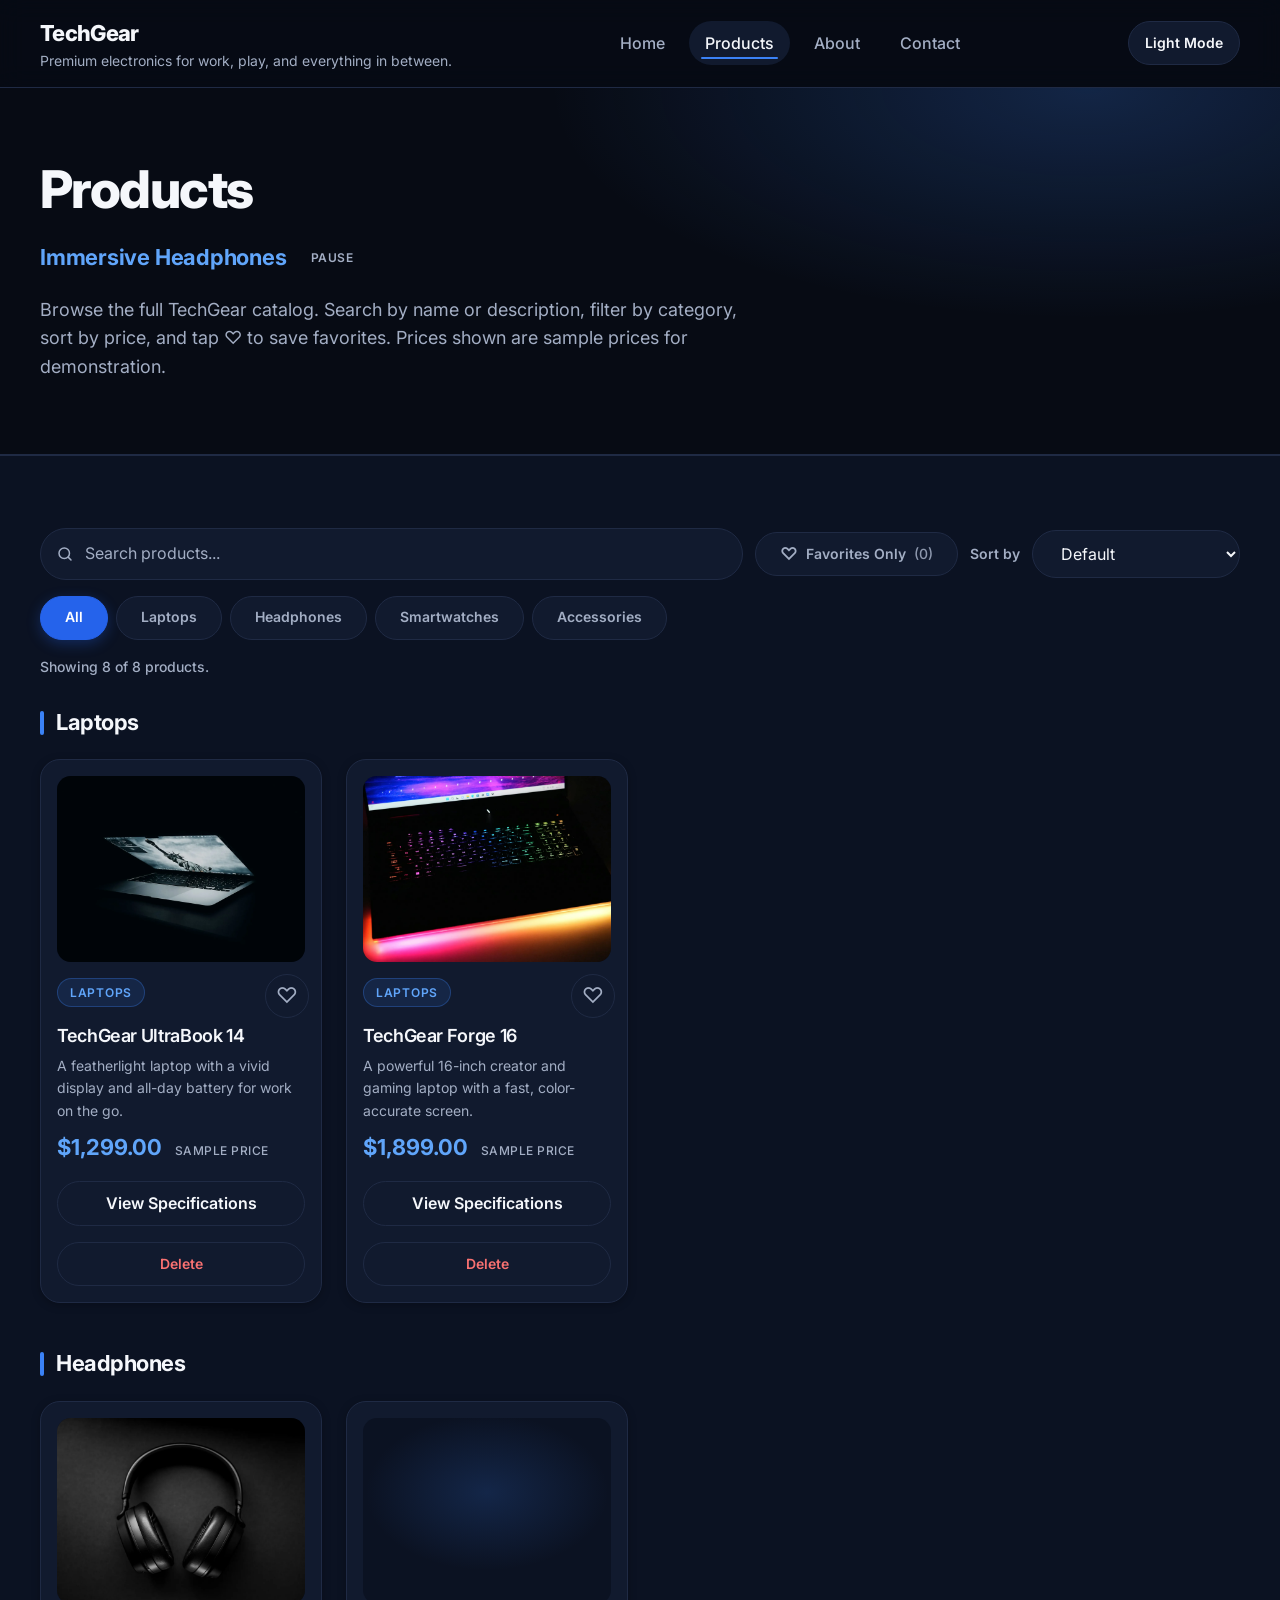
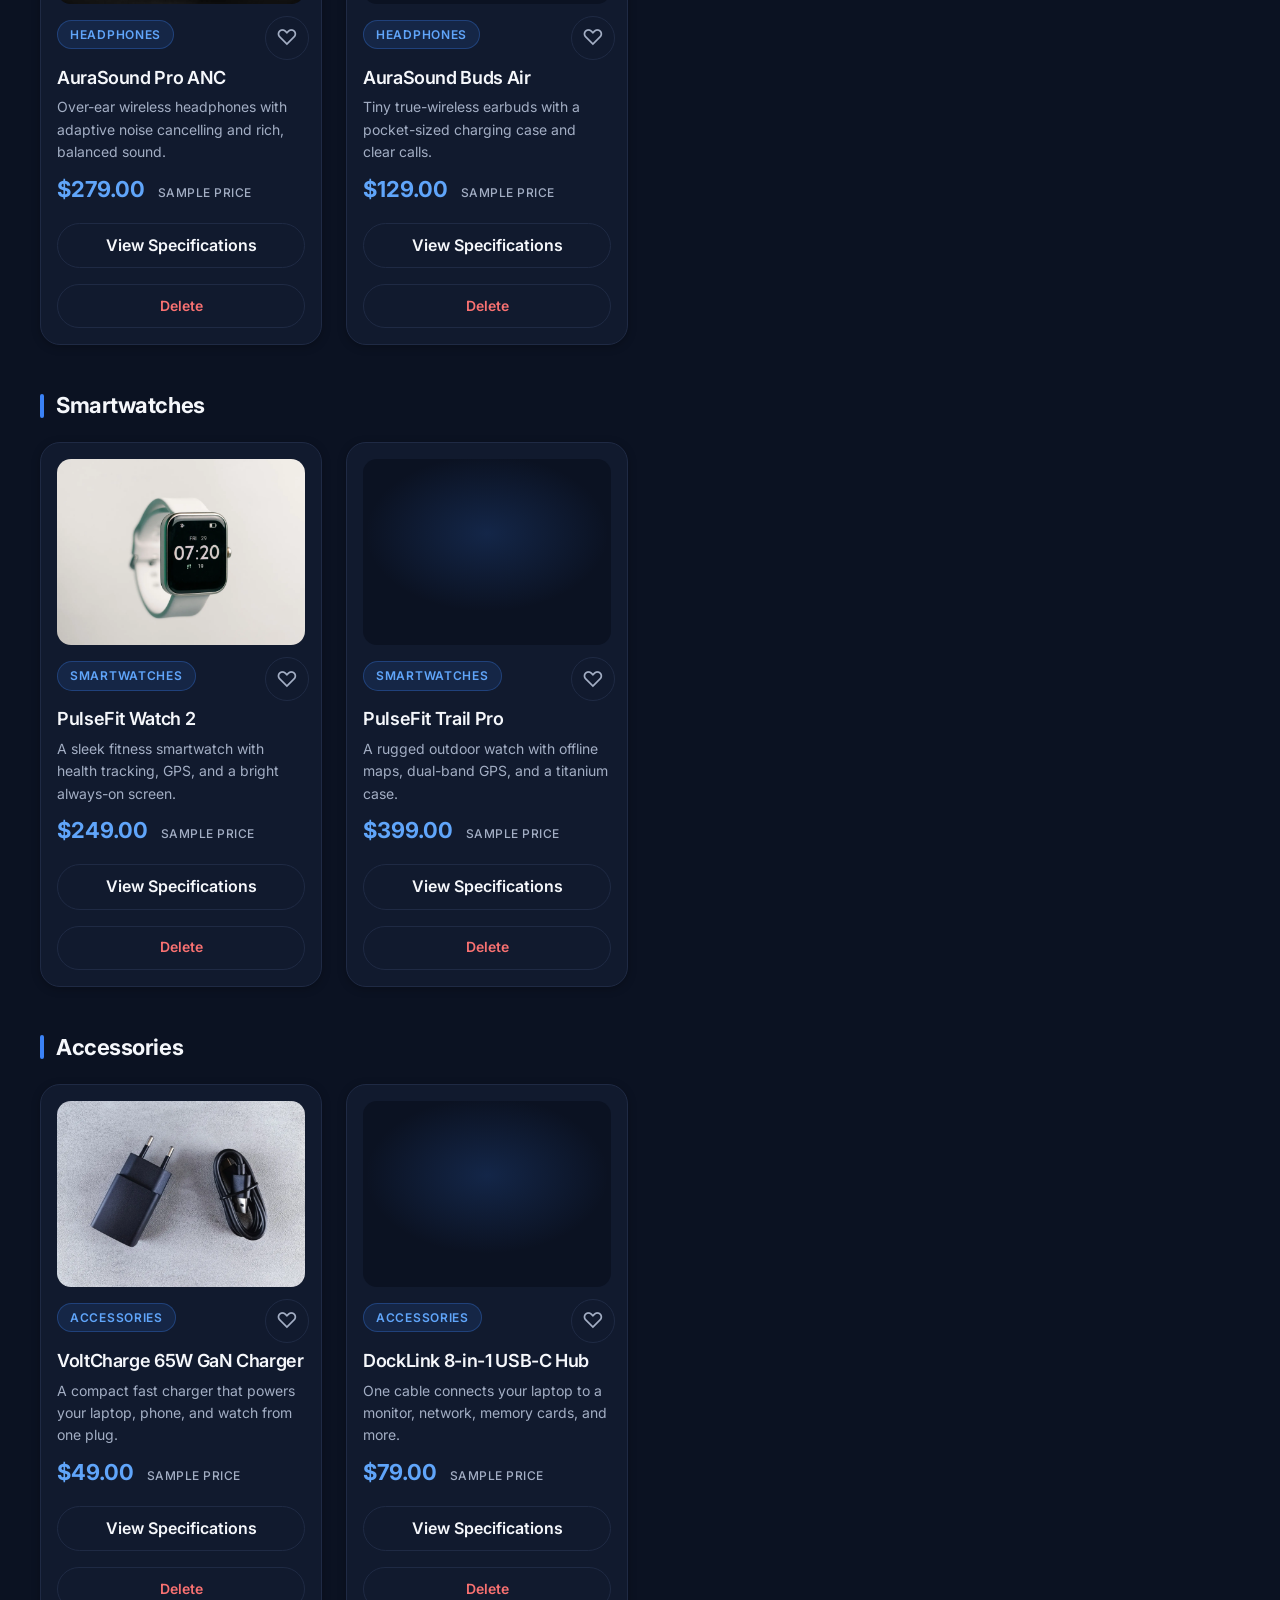
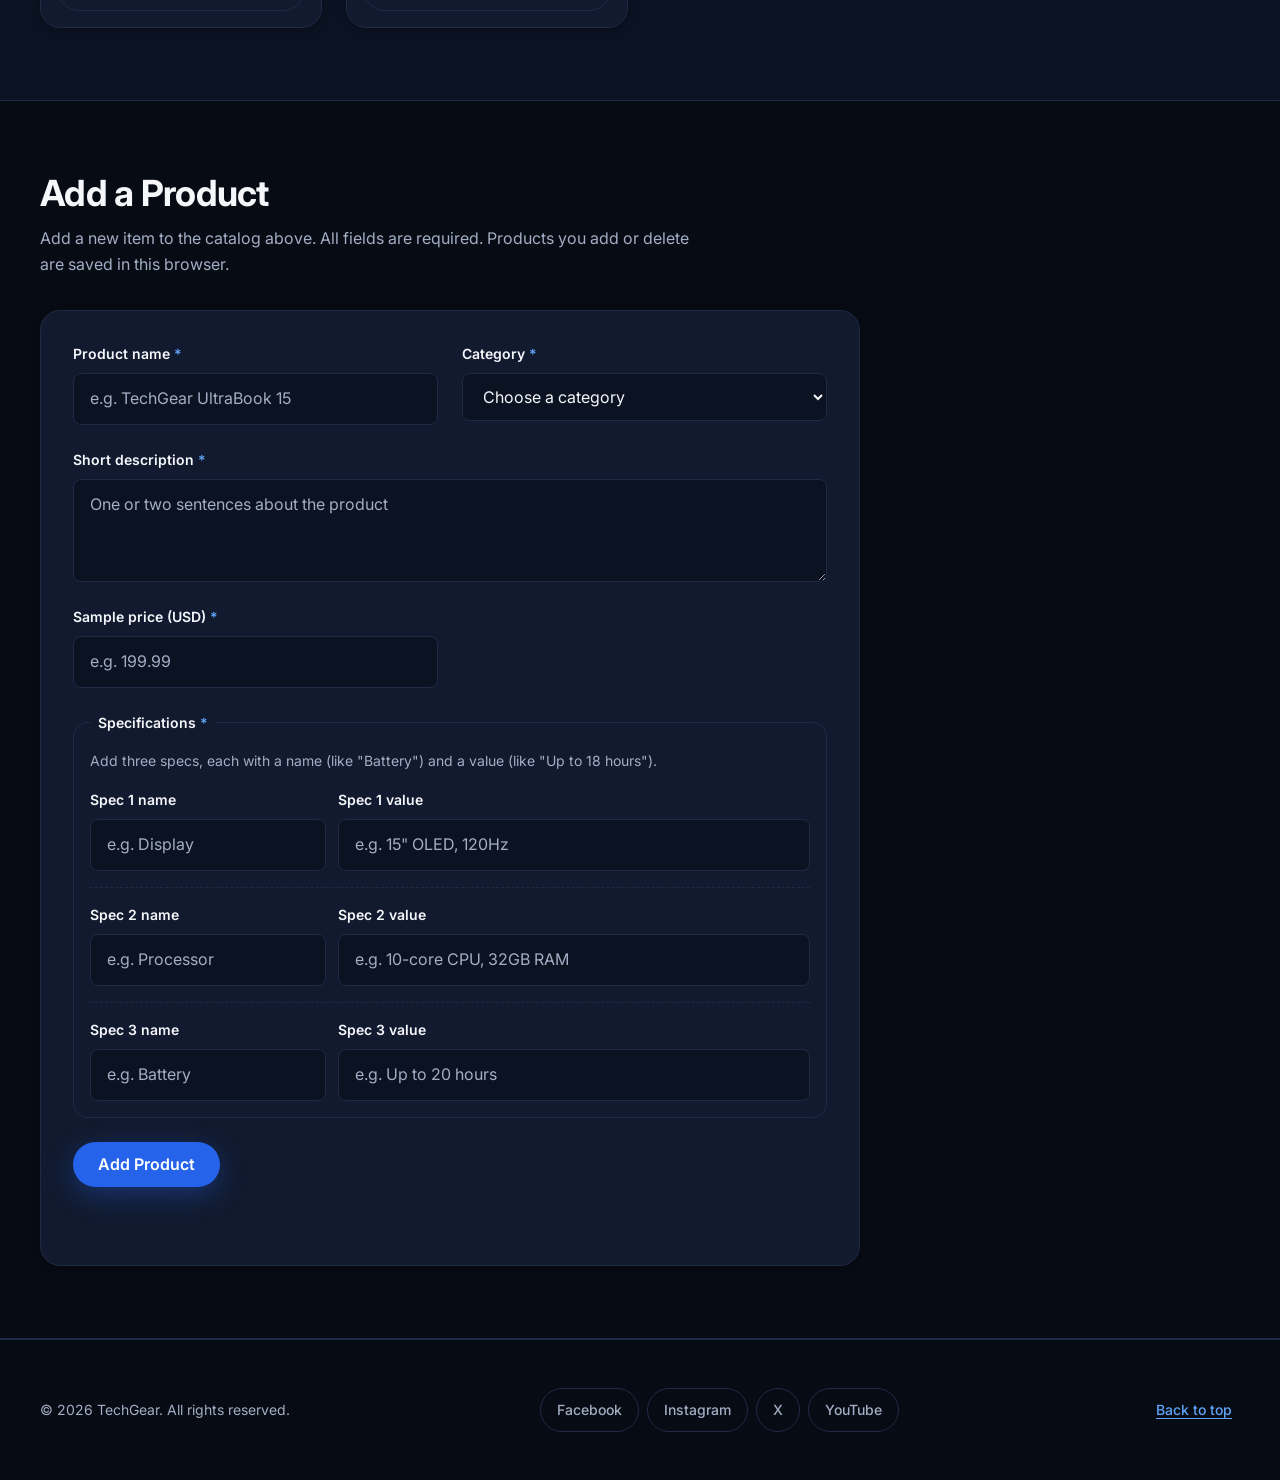
<file: techgear-products.html>
<!DOCTYPE html>
<html lang="en">
<head>
  <!-- ============================================================
       DOCUMENT HEAD – same shared techgear-styles.css and techgear-main.js
       ============================================================ -->
  <meta charset="UTF-8">
  <meta name="viewport" content="width=device-width, initial-scale=1.0">
  <meta name="description" content="Browse, search, filter, and sort the full TechGear catalog of laptops, headphones, smartwatches, and accessories.">
  <title>Products | TechGear</title>

  <link rel="stylesheet" href="techgear-styles.css">
  <script src="techgear-main.js" defer></script>
</head>

<body data-theme="dark">

  <!-- Apply a saved light theme before the page is drawn (no flash) -->
  <script>
    try {
      if (localStorage.getItem('techgear-theme') === 'light') {
        document.body.setAttribute('data-theme', 'light');
      }
    } catch (error) { /* storage blocked – keep the default dark theme */ }
  </script>

  <a href="#main-content" class="skip-link">Skip to main content</a>

  <!-- ============================================================
       SITE HEADER – "Products" is the current page
       ============================================================ -->
  <header class="site-header" id="site-header">
    <div class="brand">
      <a href="techgear-home.html" class="brand-logo" aria-label="TechGear home">TechGear</a>
      <p class="brand-tagline">Premium electronics for work, play, and everything in between.</p>
    </div>

    <nav class="main-nav" id="main-nav" aria-label="Main navigation">
      <button type="button"
              class="nav-toggle"
              id="nav-toggle"
              aria-label="Open navigation menu"
              aria-expanded="false"
              aria-controls="nav-links">
        Menu
      </button>

      <ul class="nav-links" id="nav-links">
        <li><a href="techgear-home.html" class="nav-link">Home</a></li>
        <li><a href="techgear-products.html" class="nav-link active" aria-current="page">Products</a></li>
        <li><a href="techgear-about.html" class="nav-link">About</a></li>
        <li><a href="techgear-contact.html" class="nav-link">Contact</a></li>
      </ul>
    </nav>

    <button type="button"
            class="theme-toggle"
            id="theme-toggle"
            aria-label="Switch between dark and light theme"
            aria-pressed="false">
      Toggle theme
    </button>
  </header>

  <!-- ============================================================
       MAIN CONTENT – PRODUCTS PAGE
       ============================================================ -->
  <main id="main-content">

    <!-- Page header -->
    <section class="page-hero" aria-labelledby="page-heading">
      <h1 id="page-heading" class="page-title">Products</h1>

      <!-- ROTATING PHRASE (see the comment in techgear-home.html) -->
      <div class="rotating-line">
        <p class="rotating-text"
           data-phrases="Laptops Built to Perform|Immersive Headphones|Smartwatches for Every Day|Accessories That Connect">
          <span class="visually-hidden">Laptops Built to Perform. Immersive Headphones. Smartwatches for Every Day. Accessories That Connect.</span>
          <span class="rotating-phrase" aria-hidden="true">Laptops Built to Perform</span>
        </p>
        <button type="button" class="rotation-toggle" aria-label="Pause rotating phrases" hidden>Pause</button>
      </div>
      <p class="page-intro">
        Browse the full TechGear catalog. Search by name or description,
        filter by category, sort by price, and tap &#9825; to save favorites.
        Prices shown are sample prices for demonstration.
      </p>
    </section>

    <!-- ----------------------------------------------------------
         PRODUCT CATALOG
         renderProducts() in techgear-main.js draws the cards from the
         shared "products" array, applying the search, category,
         and sort choices below.
         ---------------------------------------------------------- -->
    <section class="featured-products" id="products" aria-label="Product catalog">

      <!-- Screen-reader announcements (e.g. "Product deleted") -->
      <p class="visually-hidden" id="products-status" role="status" aria-live="polite"></p>

      <!-- Toolbar: search box + sort dropdown -->
      <div class="product-toolbar">
        <div class="toolbar-search">
          <label for="product-search" class="visually-hidden">Search products by name or description</label>
          <!-- Decorative magnifying-glass icon (hidden from screen readers) -->
          <svg class="search-icon" aria-hidden="true" focusable="false" viewBox="0 0 24 24" width="18" height="18"
               fill="none" stroke="currentColor" stroke-width="2" stroke-linecap="round">
            <circle cx="11" cy="11" r="7"></circle>
            <path d="m20 20-3.5-3.5"></path>
          </svg>
          <input type="search" id="product-search" name="search"
                 placeholder="Search products..." autocomplete="off">
        </div>

        <!-- "Favorites Only" toggle. aria-pressed shows whether it's on;
             techgear-main.js updates the heart and the (count). -->
        <button type="button" class="filter-btn favorites-filter" id="favorites-filter" aria-pressed="false">
          <span class="favorites-filter-icon" aria-hidden="true">&#9825;</span>
          Favorites Only
          <span class="favorites-count">(0)</span>
        </button>

        <div class="toolbar-sort">
          <label for="product-sort">Sort by</label>
          <select id="product-sort" name="sort">
            <option value="default">Default</option>
            <option value="price-asc">Price: Low to High</option>
            <option value="price-desc">Price: High to Low</option>
          </select>
        </div>
      </div>

      <!-- Category filter buttons. data-filter matches each
           category's data-category; aria-pressed marks the selected one. -->
      <div class="product-filters" id="product-filters" role="group" aria-label="Filter products by category">
        <button type="button" class="filter-btn active" data-filter="all" aria-label="Show all products" aria-pressed="true">All</button>
        <button type="button" class="filter-btn" data-filter="laptops" aria-label="Show laptops only" aria-pressed="false">Laptops</button>
        <button type="button" class="filter-btn" data-filter="headphones" aria-label="Show headphones only" aria-pressed="false">Headphones</button>
        <button type="button" class="filter-btn" data-filter="smartwatches" aria-label="Show smartwatches only" aria-pressed="false">Smartwatches</button>
        <button type="button" class="filter-btn" data-filter="accessories" aria-label="Show accessories only" aria-pressed="false">Accessories</button>
      </div>

      <!-- "Showing X of Y products." (updated by techgear-main.js) -->
      <p class="results-count" id="results-count" role="status" aria-live="polite"></p>

      <!-- Shown only when nothing matches the search/filter -->
      <div class="no-results" id="no-results" hidden>
        <p class="no-results-title">No matching products found</p>
        <p class="no-results-text">Try a different search term or category.</p>
        <button type="button" class="btn btn-primary" id="clear-filters">Clear Filters</button>
      </div>

      <!-- One block per category. techgear-main.js finds each grid by its
           id ("laptops-grid", ...) and fills it with cards. -->
      <div class="product-categories" id="product-catalog">

        <article class="product-category" id="category-laptops" data-category="laptops" aria-labelledby="laptops-heading">
          <h2 id="laptops-heading" class="category-title">Laptops</h2>
          <div class="product-grid" id="laptops-grid">
            <p class="placeholder-text">Turn on JavaScript to see our laptops.</p>
          </div>
        </article>

        <article class="product-category" id="category-headphones" data-category="headphones" aria-labelledby="headphones-heading">
          <h2 id="headphones-heading" class="category-title">Headphones</h2>
          <div class="product-grid" id="headphones-grid">
            <p class="placeholder-text">Turn on JavaScript to see our headphones.</p>
          </div>
        </article>

        <article class="product-category" id="category-smartwatches" data-category="smartwatches" aria-labelledby="smartwatches-heading">
          <h2 id="smartwatches-heading" class="category-title">Smartwatches</h2>
          <div class="product-grid" id="smartwatches-grid">
            <p class="placeholder-text">Turn on JavaScript to see our smartwatches.</p>
          </div>
        </article>

        <article class="product-category" id="category-accessories" data-category="accessories" aria-labelledby="accessories-heading">
          <h2 id="accessories-heading" class="category-title">Accessories</h2>
          <div class="product-grid" id="accessories-grid">
            <p class="placeholder-text">Turn on JavaScript to see our accessories.</p>
          </div>
        </article>

      </div>
    </section>

    <!-- ----------------------------------------------------------
         ADD PRODUCT SECTION
         techgear-main.js validates the form, push()es the new product
         into the "products" array, and re-renders the catalog.
         "novalidate" turns off the browser's pop-ups so our own
         accessible error messages show instead.
         ---------------------------------------------------------- -->
    <section class="add-product" id="add-product" aria-labelledby="add-product-heading">
      <h2 id="add-product-heading" class="section-title">Add a Product</h2>
      <p class="section-intro">
        Add a new item to the catalog above. All fields are required.
        Products you add or delete are saved in this browser.
      </p>

      <form class="form-card product-form" id="add-product-form" novalidate>

        <div class="form-field">
          <label for="new-product-name">Product name <span class="required-mark" aria-hidden="true">*</span></label>
          <input type="text" id="new-product-name" name="name" maxlength="60"
                 placeholder="e.g. TechGear UltraBook 15"
                 required aria-describedby="new-product-name-error">
          <p class="field-error" id="new-product-name-error"></p>
        </div>

        <!-- Option values match the category ids used in techgear-main.js -->
        <div class="form-field">
          <label for="new-product-category">Category <span class="required-mark" aria-hidden="true">*</span></label>
          <select id="new-product-category" name="category" required aria-describedby="new-product-category-error">
            <option value="">Choose a category</option>
            <option value="laptops">Laptops</option>
            <option value="headphones">Headphones</option>
            <option value="smartwatches">Smartwatches</option>
            <option value="accessories">Accessories</option>
          </select>
          <p class="field-error" id="new-product-category-error"></p>
        </div>

        <div class="form-field form-field-full">
          <label for="new-product-description">Short description <span class="required-mark" aria-hidden="true">*</span></label>
          <textarea id="new-product-description" name="description" rows="3" maxlength="200"
                    placeholder="One or two sentences about the product"
                    required aria-describedby="new-product-description-error"></textarea>
          <p class="field-error" id="new-product-description-error"></p>
        </div>

        <div class="form-field">
          <label for="new-product-price">Sample price (USD) <span class="required-mark" aria-hidden="true">*</span></label>
          <input type="number" id="new-product-price" name="price" min="0.01" step="0.01"
                 inputmode="decimal" placeholder="e.g. 199.99"
                 required aria-describedby="new-product-price-error">
          <p class="field-error" id="new-product-price-error"></p>
        </div>

        <!-- Three specifications, each with a name and a value -->
        <fieldset class="form-fieldset">
          <legend>Specifications <span class="required-mark" aria-hidden="true">*</span></legend>
          <p class="form-hint">Add three specs, each with a name (like "Battery") and a value (like "Up to 18 hours").</p>

          <div class="spec-input-row">
            <div class="form-field">
              <label for="new-spec-1-label">Spec 1 name</label>
              <input type="text" id="new-spec-1-label" maxlength="30" placeholder="e.g. Display"
                     required aria-describedby="new-spec-1-error">
            </div>
            <div class="form-field">
              <label for="new-spec-1-value">Spec 1 value</label>
              <input type="text" id="new-spec-1-value" maxlength="60" placeholder="e.g. 15&quot; OLED, 120Hz"
                     required aria-describedby="new-spec-1-error">
            </div>
            <p class="field-error" id="new-spec-1-error"></p>
          </div>

          <div class="spec-input-row">
            <div class="form-field">
              <label for="new-spec-2-label">Spec 2 name</label>
              <input type="text" id="new-spec-2-label" maxlength="30" placeholder="e.g. Processor"
                     required aria-describedby="new-spec-2-error">
            </div>
            <div class="form-field">
              <label for="new-spec-2-value">Spec 2 value</label>
              <input type="text" id="new-spec-2-value" maxlength="60" placeholder="e.g. 10-core CPU, 32GB RAM"
                     required aria-describedby="new-spec-2-error">
            </div>
            <p class="field-error" id="new-spec-2-error"></p>
          </div>

          <div class="spec-input-row">
            <div class="form-field">
              <label for="new-spec-3-label">Spec 3 name</label>
              <input type="text" id="new-spec-3-label" maxlength="30" placeholder="e.g. Battery"
                     required aria-describedby="new-spec-3-error">
            </div>
            <div class="form-field">
              <label for="new-spec-3-value">Spec 3 value</label>
              <input type="text" id="new-spec-3-value" maxlength="60" placeholder="e.g. Up to 20 hours"
                     required aria-describedby="new-spec-3-error">
            </div>
            <p class="field-error" id="new-spec-3-error"></p>
          </div>
        </fieldset>

        <button type="submit" class="btn btn-primary form-submit">Add Product</button>

        <!-- Success or error summary (announced to screen readers) -->
        <p class="form-message" id="add-product-message" role="status" aria-live="polite"></p>
      </form>
    </section>

  </main>

  <!-- ============================================================
       SITE FOOTER
       ============================================================ -->
  <footer class="site-footer" id="site-footer">
    <p class="copyright">
      &copy; <span id="current-year">2026</span> TechGear. All rights reserved.
    </p>

    <nav class="social-links" aria-label="Social media">
      <ul>
        <li><a href="#" class="social-link" aria-label="TechGear on Facebook">Facebook</a></li>
        <li><a href="#" class="social-link" aria-label="TechGear on Instagram">Instagram</a></li>
        <li><a href="#" class="social-link" aria-label="TechGear on X (formerly Twitter)">X</a></li>
        <li><a href="#" class="social-link" aria-label="TechGear on YouTube">YouTube</a></li>
      </ul>
    </nav>

    <a href="#site-header" class="back-to-top" aria-label="Back to top of page">Back to top</a>
  </footer>

</body>
</html>
</file>
<file: techgear-styles.css>
/* ==============================================================
   TechGear – Shared Stylesheet (used by all four pages)
   --------------------------------------------------------------
   Mobile-first: base styles target phones, and the
   @media (min-width: 768px) blocks adjust for tablets/desktops.

   Table of contents
   1.  Fonts
   2.  Design tokens (CSS variables) + light theme
   3.  Reset & base elements
   4.  Accessibility helpers (skip link, focus, visually-hidden)
   5.  Layout helpers (shared section spacing)
   6.  Buttons
   7.  Site header & navigation (incl. mobile menu)
   8.  Theme toggle
   9.  Home hero + inner-page header (page hero)
   10. Products: filters, search, sort & product grid
   11. Product card (built by createProductCard() in techgear-main.js)
   11b. Forms (Add Product + Contact share one look)
   12. About page (values, selection steps)
   13. Newsletter section
   14. Footer
   15. Responsive breakpoints (480px, 768px main, 1024px)
   16. Motion: entrance, scroll-reveal, card & hover animations,
       smooth theme switch
   17. Reduced motion
   18. Storage notice (shown when data can't be saved)
   ============================================================== */


/* ==============================================================
   1. FONTS
   Inter from Google Fonts. If it fails to load, the system font
   stack in --font-sans takes over, so the page still looks clean.
   ============================================================== */
@import url("https://fonts.googleapis.com/css2?family=Inter:wght@400;500;600;700;800&display=swap");


/* ==============================================================
   2. DESIGN TOKENS
   All colors, spacing, and sizes live here. Change a value once
   and it updates everywhere. The dark theme is the default.
   ============================================================== */
:root {
  /* Colors – dark navy / near-black theme */
  --color-bg:            #070b14;  /* page background (near-black) */
  --color-bg-alt:        #0b1222;  /* alternating section background (navy) */
  --color-surface:       #111a2e;  /* cards, inputs */
  --color-surface-hover: #16213a;
  --color-border:        #1f2a44;
  --color-text:          #f5f7fb;  /* main text (white) */
  --color-text-muted:    #a3aec4;  /* secondary text – 8:1 contrast on bg */
  --color-accent:        #3b82f6;  /* electric blue – decorative use */
  --color-accent-strong: #2563eb;  /* button background – 5.2:1 with white text */
  --color-accent-hover:  #1d4ed8;
  --color-accent-text:   #60a5fa;  /* blue text on dark backgrounds */
  --color-on-accent:     #ffffff;  /* text on blue buttons */
  --color-focus:         #7dd3fc;  /* keyboard focus ring */
  --color-success:       #4ade80;
  --color-error:         #f87171;
  --header-bg:           rgba(7, 11, 20, 0.85);

  /* Typography */
  --font-sans: "Inter", system-ui, -apple-system, "Segoe UI", Roboto, "Helvetica Neue", Arial, sans-serif;
  --fs-sm:   0.875rem;
  --fs-base: 1rem;
  --fs-lg:   1.125rem;
  --fs-xl:   1.375rem;
  --fs-2xl:  1.75rem;
  --fs-hero: clamp(2.25rem, 7vw, 4.25rem); /* scales with screen width */

  /* Spacing scale */
  --space-1: 0.25rem;
  --space-2: 0.5rem;
  --space-3: 0.75rem;
  --space-4: 1rem;
  --space-5: 1.5rem;
  --space-6: 2rem;
  --space-7: 3rem;
  --space-8: 4.5rem;

  /* Shape & depth */
  --radius-sm:   8px;
  --radius-md:   14px;
  --radius-lg:   20px;
  --radius-pill: 999px;
  --shadow-sm:   0 2px 8px rgba(0, 0, 0, 0.25);
  --shadow-md:   0 10px 30px rgba(0, 0, 0, 0.35);
  --shadow-glow: 0 8px 28px rgba(37, 99, 235, 0.35);

  /* Layout & motion */
  --container-width: 1200px;
  --transition-fast: 150ms ease;
  --transition-base: 250ms ease;

  color-scheme: dark;
}

/* Light theme – activated by techgear-main.js setting
   <body data-theme="light">. Only the colors change. */
[data-theme="light"] {
  --color-bg:            #f5f7fb;
  --color-bg-alt:        #ffffff;
  --color-surface:       #ffffff;
  --color-surface-hover: #eef2f9;
  --color-border:        #d8deea;
  --color-text:          #0f172a;
  --color-text-muted:    #475569;
  --color-accent-text:   #1d4ed8;
  --color-focus:         #1d4ed8;
  --color-success:       #15803d;
  --color-error:         #b91c1c;
  --header-bg:           rgba(245, 247, 251, 0.9);
  --shadow-sm:           0 2px 8px rgba(15, 23, 42, 0.08);
  --shadow-md:           0 10px 30px rgba(15, 23, 42, 0.12);
  --shadow-glow:         0 8px 24px rgba(37, 99, 235, 0.25); /* softer glow on white */

  color-scheme: light;
}

/* data-theme lives on <body>, but the page scrollbar belongs to
   <html> – this makes the scrollbar light too in light mode. */
:root:has(body[data-theme="light"]) {
  color-scheme: light;
}

/* THEME SWITCH: section backgrounds fade along with <body> when the
   theme changes. (Turned off by the reduced-motion rules below.) */
.site-header,
.page-hero,
.featured-products,
.add-product,
.content-section,
.newsletter,
.site-footer,
.placeholder-text {
  transition-property: background-color, border-color, color, box-shadow, transform;
  transition-duration: 250ms;
  transition-timing-function: ease;
}


/* ==============================================================
   3. RESET & BASE ELEMENTS
   ============================================================== */
*,
*::before,
*::after {
  box-sizing: border-box;
}

* {
  margin: 0;
}

html {
  scroll-behavior: smooth;
  -webkit-text-size-adjust: 100%;
}

body {
  min-height: 100vh;
  font-family: var(--font-sans);
  font-size: var(--fs-base);
  line-height: 1.6;
  color: var(--color-text);
  background-color: var(--color-bg);
  -webkit-font-smoothing: antialiased;
  /* RESPONSIVE: long words/URLs wrap instead of pushing the page
     wider than a phone screen (prevents horizontal scrolling). */
  overflow-wrap: break-word;
  transition: background-color var(--transition-base), color var(--transition-base);
}

img,
picture,
svg {
  display: block;
  max-width: 100%;
}

input,
button,
select,
textarea {
  font: inherit;
  color: inherit;
}

h1, h2, h3, h4 {
  line-height: 1.15;
  letter-spacing: -0.02em;
  font-weight: 700;
}

p {
  max-width: 65ch; /* keeps paragraphs comfortable to read */
}

a {
  color: var(--color-accent-text);
  text-decoration-thickness: 1px;
  text-underline-offset: 3px;
  transition: color var(--transition-fast);
}

ul {
  list-style: none;
  padding: 0;
}


/* ==============================================================
   4. ACCESSIBILITY HELPERS
   ============================================================== */

/* Clear focus ring for keyboard users only (not on mouse click) */
:focus-visible {
  outline: 3px solid var(--color-focus);
  outline-offset: 3px;
  border-radius: var(--radius-sm);
}

/* Hidden visually, still read by screen readers */
.visually-hidden {
  position: absolute !important;
  width: 1px;
  height: 1px;
  padding: 0;
  margin: -1px;
  overflow: hidden;
  clip: rect(0, 0, 0, 0);
  white-space: nowrap;
  border: 0;
}

/* Skip link: off-screen until a keyboard user tabs to it */
.skip-link {
  position: absolute;
  top: var(--space-2);
  left: var(--space-2);
  z-index: 1000;
  padding: var(--space-2) var(--space-4);
  background: var(--color-accent-strong);
  color: var(--color-on-accent);
  font-weight: 600;
  border-radius: var(--radius-sm);
  text-decoration: none;
  transform: translateY(-200%);
  transition: transform var(--transition-fast);
}

.skip-link:focus {
  transform: translateY(0);
}


/* ==============================================================
   5. LAYOUT HELPERS
   Shared spacing for the main page sections on every page.
   Content is centered and limited to --container-width on
   large screens.
   ============================================================== */
.hero,
.page-hero,
.featured-products,
.add-product,
.content-section,
.newsletter {
  /* RESPONSIVE: tighter vertical spacing on phones (3rem);
     increased to 4.5rem at 768px+. Side padding is 1rem on phones
     and grows so content never exceeds --container-width. */
  padding-block: var(--space-7);
  padding-inline: max(var(--space-4), calc((100% - var(--container-width)) / 2));
}

/* Alternate (navy) background for every other section */
.content-section.section-alt {
  background-color: var(--color-bg-alt);
  border-block: 1px solid var(--color-border);
}

.section-title {
  font-size: var(--fs-2xl);
  margin-bottom: var(--space-3);
}

.section-intro {
  color: var(--color-text-muted);
  margin-bottom: var(--space-6);
}

/* Row of buttons/links under a section (e.g. "View All Products") */
.section-actions {
  display: flex;
  flex-wrap: wrap;
  gap: var(--space-3);
  margin-top: var(--space-6);
}


/* ==============================================================
   6. BUTTONS
   .btn is the base; .btn-primary (blue) and .btn-secondary
   (outlined) are the variants used in the HTML.
   ============================================================== */
.btn {
  display: inline-flex;
  align-items: center;
  justify-content: center;
  gap: var(--space-2);
  min-height: 44px; /* comfortable touch target */
  padding: var(--space-3) var(--space-5);
  font-weight: 600;
  font-size: var(--fs-base);
  line-height: 1.2;
  text-decoration: none;
  border: 1px solid transparent;
  border-radius: var(--radius-pill);
  cursor: pointer;
  transition:
    background-color var(--transition-fast),
    border-color var(--transition-fast),
    color var(--transition-fast),
    box-shadow var(--transition-base),
    transform var(--transition-fast);
}

.btn-primary {
  background-color: var(--color-accent-strong);
  color: var(--color-on-accent);
  box-shadow: var(--shadow-glow);
}

/* The small "lift" on hover is in section 16, for mouse users only */
.btn-primary:hover {
  background-color: var(--color-accent-hover);
  box-shadow: 0 12px 34px rgba(37, 99, 235, 0.5);
}

.btn-secondary {
  background-color: transparent;
  color: var(--color-text);
  border-color: var(--color-border);
}

.btn-secondary:hover {
  border-color: var(--color-accent);
  color: var(--color-accent-text);
  background-color: var(--color-surface);
}

/* PRESSED STATE: buttons shrink very slightly while pressed, so
   every tap or click feels responsive (works on touch screens too). */
.btn:active {
  transform: translateY(0) scale(0.98);
}


/* ==============================================================
   7. SITE HEADER & NAVIGATION
   The same header is used on every page.
   Mobile layout (CSS Grid):
     [ brand        ][ theme ]
     [ nav (full width)      ]
   RESPONSIVE: on phones the header scrolls away with the page so
   it doesn't cover a large part of a small screen. From 768px up
   it becomes sticky (see section 15).
   ============================================================== */
.site-header {
  position: relative;
  top: 0;
  z-index: 100;
  display: grid;
  grid-template-columns: 1fr auto;
  grid-template-areas:
    "brand theme"
    "nav   nav";
  align-items: center;
  gap: var(--space-3) var(--space-4);
  padding: var(--space-3) var(--space-4);
  background-color: var(--header-bg);
  border-bottom: 1px solid var(--color-border);
  -webkit-backdrop-filter: blur(12px);
  backdrop-filter: blur(12px);
}

.brand {
  grid-area: brand;
  min-width: 0;
}

.brand-logo {
  font-size: var(--fs-xl);
  font-weight: 800;
  letter-spacing: -0.03em;
  color: var(--color-text);
  text-decoration: none;
}

.brand-logo:hover {
  color: var(--color-accent-text);
}

.brand-tagline {
  font-size: var(--fs-sm);
  color: var(--color-text-muted);
  line-height: 1.4;
}

.main-nav {
  grid-area: nav;
}

/* RESPONSIVE: on small phones the links form a 2 x 2 grid of
   equal, easy-to-tap buttons (always usable, even without
   JavaScript). At 480px+ they fit in one row of 4,
   and at 768px+ they become a normal horizontal nav. */
.nav-links {
  display: grid;
  grid-template-columns: repeat(2, 1fr);
  gap: var(--space-1) var(--space-2);
}

.nav-link {
  /* Flex centers the text inside a 44px-tall touch target */
  display: flex;
  align-items: center;
  justify-content: center;
  min-height: 44px;
  padding: var(--space-2) var(--space-3);
  font-weight: 500;
  color: var(--color-text-muted);
  text-decoration: none;
  border-radius: var(--radius-pill);
  position: relative; /* anchor for the animated underline below */
  transition: color var(--transition-fast), background-color var(--transition-fast);
}

/* ANIMATED UNDERLINE: a thin electric-blue bar under each link.
   It starts squashed to zero width (scaleX(0)) and grows out from
   the center on hover or keyboard focus. Animating "transform" is
   cheap for the browser and never moves the text (no layout shift). */
.nav-link::after {
  content: "";
  position: absolute;
  left: var(--space-3);
  right: var(--space-3);
  bottom: 6px;
  height: 2px;
  border-radius: 2px;
  background-color: var(--color-accent);
  transform: scaleX(0);
  transform-origin: center;
  transition: transform var(--transition-base);
}

.nav-link:hover {
  color: var(--color-text);
  background-color: var(--color-surface);
}

.nav-link:hover::after,
.nav-link:focus-visible::after {
  transform: scaleX(1);
}

/* ACTIVE PAGE: each page marks its own link with class="active"
   and aria-current="page" – shown with a brighter color, a
   background, and an underline that is ALWAYS fully visible. */
.nav-link.active,
.nav-link[aria-current="page"] {
  color: var(--color-text);
  background-color: var(--color-surface);
}

.nav-link.active::after,
.nav-link[aria-current="page"]::after {
  transform: scaleX(1);
}

/* ---- Mobile menu button ----
   Hidden for now. When a mobile menu is built, techgear-main.js should
   add class="js" to <html>; then the button appears and the links
   collapse into a dropdown that opens with .is-open. */
.nav-toggle {
  display: none;
  min-height: 44px;
  padding: var(--space-2) var(--space-4);
  font-weight: 600;
  background-color: var(--color-surface);
  border: 1px solid var(--color-border);
  border-radius: var(--radius-pill);
  cursor: pointer;
  transition: background-color var(--transition-fast), border-color var(--transition-fast);
}

.nav-toggle:hover {
  background-color: var(--color-surface-hover);
  border-color: var(--color-accent);
}

.js .nav-toggle {
  display: inline-flex;
  align-items: center;
}

.js .nav-links {
  display: none;
  flex-direction: column;
  margin-top: var(--space-3);
  padding: var(--space-2);
  background-color: var(--color-surface);
  border: 1px solid var(--color-border);
  border-radius: var(--radius-md);
  box-shadow: var(--shadow-md);
}

.js .nav-links.is-open {
  display: flex;
}

.js .nav-link {
  justify-content: flex-start; /* left-aligned dropdown items */
  border-radius: var(--radius-sm);
}


/* ==============================================================
   8. THEME TOGGLE
   ============================================================== */
.theme-toggle {
  grid-area: theme;
  min-height: 44px;
  padding: var(--space-2) var(--space-4);
  font-size: var(--fs-sm);
  font-weight: 600;
  color: var(--color-text);
  background-color: var(--color-surface);
  border: 1px solid var(--color-border);
  border-radius: var(--radius-pill);
  cursor: pointer;
  white-space: nowrap;
  transition:
    background-color var(--transition-fast),
    border-color var(--transition-fast),
    color var(--transition-fast),
    transform var(--transition-fast);
}

.theme-toggle:hover {
  border-color: var(--color-accent);
  color: var(--color-accent-text);
}

/* Pressed: a quick, subtle "push" */
.theme-toggle:active {
  transform: scale(0.96);
}

.theme-toggle[aria-pressed="true"] {
  border-color: var(--color-accent);
}


/* ==============================================================
   9. HOME HERO + INNER-PAGE HEADER
   ============================================================== */

/* ---- Home page hero: large headline over a soft blue glow ---- */
.hero {
  position: relative;
  display: flex;
  align-items: center;
  min-height: 70vh;
  overflow: hidden;
  background:
    radial-gradient(ellipse 60% 50% at 80% 20%, rgba(59, 130, 246, 0.25), transparent 70%),
    radial-gradient(ellipse 50% 60% at 10% 90%, rgba(14, 165, 233, 0.15), transparent 70%),
    var(--color-bg);
}

.hero-content {
  max-width: 760px;
}

.hero-title {
  /* RESPONSIVE: --fs-hero uses clamp() – about 2.25rem on phones,
     growing smoothly with screen width up to 4.25rem on desktop. */
  font-size: var(--fs-hero);
  font-weight: 800;
  letter-spacing: -0.035em;
  margin-bottom: var(--space-5);
}

.hero-description {
  font-size: var(--fs-lg);
  color: var(--color-text-muted);
  margin-bottom: var(--space-6);
}

/* Bigger, more prominent call-to-action.
   RESPONSIVE: full width on phones (a large, easy thumb target);
   returns to its natural width at 480px+. */
.hero-cta {
  width: 100%;
  min-height: 52px;
  padding: var(--space-4) var(--space-6);
  font-size: var(--fs-lg);
}

/* ---- Inner-page header (Products, About, Contact) ----
   A shorter version of the hero with the same blue glow, so every
   page feels part of the same site. */
.page-hero {
  background:
    radial-gradient(ellipse 60% 90% at 85% 0%, rgba(59, 130, 246, 0.22), transparent 70%),
    var(--color-bg);
  border-bottom: 1px solid var(--color-border);
}

.page-title {
  /* RESPONSIVE: about 2rem on phones, up to 3.25rem on desktop */
  font-size: clamp(2rem, 6vw, 3.25rem);
  font-weight: 800;
  letter-spacing: -0.03em;
  margin-bottom: var(--space-4);
}

.page-intro {
  font-size: var(--fs-lg);
  color: var(--color-text-muted);
}

/* ---- Rotating phrase (all four pages) ----
   Sits between the heading and the paragraph. techgear-main.js swaps the
   phrase every 3 seconds; CSS fades it out and back in.

   NO LAYOUT SHIFT: the line has a fixed height and the phrase never
   wraps, so the paragraph below never moves when the text changes.
   (A phrase too long for a very narrow screen ends with "…" instead
   of wrapping onto a second line.) */
.rotating-line {
  display: flex;
  align-items: center;
  gap: var(--space-3);
  height: 44px; /* fixed: matches the Pause button's touch-target height */
  margin-bottom: var(--space-4);
}

.rotating-text {
  min-width: 0; /* allows the "…" truncation inside the flex row */
  max-width: none;
  overflow: hidden;
  /* RESPONSIVE: 1rem on small phones, up to 1.375rem on desktop */
  font-size: clamp(1rem, 3.6vw, 1.375rem);
  font-weight: 700;
  letter-spacing: -0.01em;
  line-height: 1.4;
  color: var(--color-accent-text); /* electric blue in both themes */
}

/* The visible phrase. Fading uses only opacity + transform, which
   the browser animates smoothly. */
.rotating-phrase {
  display: block;
  overflow: hidden;
  white-space: nowrap;
  text-overflow: ellipsis; /* "…" if a phrase is wider than the screen */
  transition: opacity 400ms ease, transform 400ms ease;
}

/* techgear-main.js adds .is-hidden to fade the old phrase out (moving it
   down slightly), changes the text, then removes it to fade in. */
.rotating-phrase.is-hidden {
  opacity: 0;
  transform: translateY(8px);
}

/* Small Pause / Play button for the rotating phrase */
.rotation-toggle {
  flex-shrink: 0;
  min-height: 44px; /* touch-friendly */
  padding: 0 var(--space-3);
  font-size: 0.75rem;
  font-weight: 600;
  letter-spacing: 0.04em;
  text-transform: uppercase;
  color: var(--color-text-muted);
  background: transparent;
  border: 0;
  border-radius: var(--radius-pill);
  cursor: pointer;
  transition: color var(--transition-fast), background-color var(--transition-fast);
}

.rotation-toggle:hover {
  color: var(--color-text);
  background-color: var(--color-surface);
}

.rotation-toggle[hidden] {
  display: none;
}


/* ==============================================================
   10. PRODUCTS: FILTERS, SEARCH, SORT & PRODUCT GRID
   ============================================================== */
.featured-products {
  background-color: var(--color-bg-alt);
  border-block: 1px solid var(--color-border);
}

/* ---- Product toolbar: search box + sort dropdown ----
   RESPONSIVE: stacked on phones; one row from 768px
   (search grows to fill the space, sort sits on the right). */
.product-toolbar {
  display: flex;
  flex-direction: column;
  gap: var(--space-3);
  margin-bottom: var(--space-4);
}

.toolbar-search {
  position: relative;
  flex: 1;
  min-width: 0;
}

/* Magnifying glass sits inside the left edge of the search box */
.search-icon {
  position: absolute;
  top: 50%;
  left: var(--space-4);
  transform: translateY(-50%);
  color: var(--color-text-muted);
  pointer-events: none; /* clicks go through to the input */
}

.toolbar-sort {
  display: flex;
  align-items: center;
  gap: var(--space-3);
}

.toolbar-sort label {
  font-size: var(--fs-sm);
  font-weight: 600;
  color: var(--color-text-muted);
  white-space: nowrap;
}

/* Shared pill look for the search box and the dropdown */
.toolbar-search input,
.toolbar-sort select {
  width: 100%;
  min-height: 48px; /* touch-friendly */
  padding: var(--space-3) var(--space-5);
  color: var(--color-text);
  background-color: var(--color-surface);
  border: 1px solid var(--color-border);
  border-radius: var(--radius-pill);
  transition: border-color var(--transition-fast), box-shadow var(--transition-fast);
}

.toolbar-search input {
  padding-left: 2.75rem; /* room for the icon */
}

.toolbar-sort select {
  flex: 1;
  cursor: pointer;
}

.toolbar-search input::placeholder {
  color: var(--color-text-muted);
  opacity: 1;
}

.toolbar-search input:hover,
.toolbar-sort select:hover {
  border-color: var(--color-accent);
}

.toolbar-search input:focus-visible,
.toolbar-sort select:focus-visible {
  outline: none;
  border-color: var(--color-accent);
  box-shadow: 0 0 0 3px var(--color-focus);
}

@media (min-width: 768px) {
  .product-toolbar {
    flex-direction: row;
    align-items: center;
  }

  .toolbar-sort select {
    flex: none;
    width: auto;
    min-width: 13rem;
  }
}

/* ---- Filter buttons (pill style) ---- */
.product-filters {
  display: flex;
  flex-wrap: wrap;
  gap: var(--space-2);
  margin-bottom: var(--space-4);
}

.filter-btn {
  min-height: 44px;
  padding: var(--space-2) var(--space-5);
  font-size: var(--fs-sm);
  font-weight: 600;
  color: var(--color-text-muted);
  background-color: var(--color-surface);
  border: 1px solid var(--color-border);
  border-radius: var(--radius-pill);
  cursor: pointer;
  transition:
    background-color var(--transition-fast),
    border-color var(--transition-fast),
    color var(--transition-fast),
    box-shadow var(--transition-base),
    transform var(--transition-fast);
}

.filter-btn:hover {
  color: var(--color-text);
  border-color: var(--color-accent);
}

/* Pressed: a quick, subtle "push" */
.filter-btn:active {
  transform: scale(0.96);
}

/* Selected filter – the soft blue glow fades in with the color */
.filter-btn.active,
.filter-btn[aria-pressed="true"] {
  color: var(--color-on-accent);
  background-color: var(--color-accent-strong);
  border-color: var(--color-accent-strong);
  box-shadow: 0 4px 14px rgba(37, 99, 235, 0.3);
}

/* ---- Results count, e.g. "Showing 3 of 8 products." ---- */
.results-count {
  margin-bottom: var(--space-6);
  font-size: var(--fs-sm);
  font-weight: 500;
  color: var(--color-text-muted);
}

/* ---- "No matching products found" box ---- */
.no-results {
  display: grid;
  justify-items: center;
  gap: var(--space-3);
  padding: var(--space-7) var(--space-4);
  text-align: center;
  background-color: var(--color-surface);
  border: 1px dashed var(--color-border);
  border-radius: var(--radius-lg);
}

/* display: grid above would beat the hidden attribute, so restore it */
.no-results[hidden] {
  display: none;
}

.no-results-title {
  font-size: var(--fs-xl);
  font-weight: 700;
}

.no-results-text {
  color: var(--color-text-muted);
}

/* ---- Category blocks ---- */
.product-categories {
  display: grid;
  gap: var(--space-7);
}

.category-title {
  display: flex;
  align-items: center;
  gap: var(--space-3);
  font-size: var(--fs-xl);
  margin-bottom: var(--space-5);
}

/* Small blue bar before each category name */
.category-title::before {
  content: "";
  width: 4px;
  height: 1.1em;
  border-radius: 2px;
  background-color: var(--color-accent);
}

/* Hidden category (set by techgear-main.js when filtering) */
.product-category.is-hidden,
.product-category[hidden] {
  display: none;
}

/* ---- Responsive product grid (Home preview + Products page) ----
   RESPONSIVE: mobile-first column count
     phones (< 480px)   → 1 column, cards use the full width
     480px – 767px      → 2 columns (see section 15)
     768px and up       → as many 240px+ columns as fit (2–4) */
.product-grid {
  display: grid;
  grid-template-columns: 1fr;
  gap: var(--space-4);
  /* Each card keeps its own height, so opening one card's specs
     doesn't stretch the closed cards next to it. */
  align-items: start;
}

/* Message shown in an empty category, or when JavaScript is off */
.placeholder-text {
  grid-column: 1 / -1;
  max-width: none;
  padding: var(--space-6);
  text-align: center;
  color: var(--color-text-muted);
  border: 1px dashed var(--color-border);
  border-radius: var(--radius-md);
}


/* ==============================================================
   11. PRODUCT CARD
   Built by createProductCard() in techgear-main.js – the same card is
   used on the Home preview and the Products page.
   ============================================================== */
.product-card {
  display: flex;
  flex-direction: column;
  gap: var(--space-2);
  padding: var(--space-4);
  background-color: var(--color-surface);
  border: 1px solid var(--color-border);
  border-radius: var(--radius-lg);
  box-shadow: var(--shadow-sm);
  transition:
    background-color var(--transition-base), /* fades on theme switch */
    transform var(--transition-base),
    box-shadow var(--transition-base),
    border-color var(--transition-base);
}

/* Keyboard users: the card lifts when anything inside it has focus.
   (The mouse-hover version is in section 16, only for devices that
   can really hover, so phones don't get "stuck" hover effects.) */
.product-card:focus-within {
  transform: translateY(-4px);
  border-color: var(--color-accent);
  box-shadow: var(--shadow-md), 0 0 0 1px rgba(59, 130, 246, 0.25);
}

/* ---- Product image frame ----
   - aspect-ratio: every image gets the same 4:3 frame, and the space
     is reserved before the image loads (no layout shift).
   - overflow: hidden keeps the hover zoom (section 16) inside the
     rounded corners.
   - The dark navy "studio" backdrop with a soft blue glow is the
     same in BOTH themes, because the product photos are shot on
     navy. Any space around a product (see object-fit below) blends
     in, and it's what shows while an image is still loading. */
.product-media {
  overflow: hidden;
  aspect-ratio: 4 / 3;
  margin-bottom: var(--space-2);
  border-radius: var(--radius-md);
  background:
    radial-gradient(ellipse 70% 60% at 50% 40%, rgba(59, 130, 246, 0.18), transparent 70%),
    #0b1222;
}

.product-image {
  width: 100%;
  height: 100%;
  /* contain = show the WHOLE product, never cropped or stretched */
  object-fit: contain;
  /* Starts invisible; fades in when techgear-main.js adds .is-loaded */
  opacity: 0;
  transition: opacity 400ms ease, transform 400ms ease;
}

.product-image.is-loaded {
  opacity: 1;
}

/* If even the placeholder can't load, techgear-main.js hides the image and
   the empty navy frame shows instead. (Needed because the global
   "img { display: block }" rule would otherwise beat "hidden".) */
.product-image[hidden] {
  display: none;
}

.product-name {
  font-size: var(--fs-lg);
  font-weight: 600;
}

.product-description {
  font-size: var(--fs-sm);
  color: var(--color-text-muted);
  flex-grow: 1; /* keeps prices/buttons aligned across cards */
}

.product-price {
  font-size: var(--fs-xl);
  font-weight: 700;
  color: var(--color-accent-text);
}

.product-card .btn {
  width: 100%;
  margin-top: var(--space-2);
}

/* Top row of a card: category badge left, favorite heart right */
.card-top {
  display: flex;
  align-items: center;
  justify-content: space-between;
  gap: var(--space-2);
}

/* ---- Favorite (heart) button ----
   A round 44px button (touch-friendly). Outlined heart ♡ when off;
   filled electric-blue heart ♥ with a soft blue background when on.
   techgear-main.js sets aria-pressed and the .is-favorite class. */
.favorite-btn {
  display: inline-grid;
  place-items: center;
  flex-shrink: 0;
  width: 44px;
  height: 44px;
  margin: calc(var(--space-1) * -1) calc(var(--space-1) * -1) 0 0; /* tuck into the corner */
  font-size: 1.35rem;
  line-height: 1;
  color: var(--color-text-muted);
  background-color: transparent;
  border: 1px solid var(--color-border);
  border-radius: 50%;
  cursor: pointer;
  transition:
    color var(--transition-fast),
    background-color var(--transition-fast),
    border-color var(--transition-fast),
    transform var(--transition-fast);
}

.favorite-btn.is-favorite,
.favorite-btn[aria-pressed="true"] {
  color: var(--color-accent-text);
  background-color: rgba(59, 130, 246, 0.14);
  border-color: var(--color-accent);
}

/* Pressed: a quick squeeze (works on touch screens too) */
.favorite-btn:active {
  transform: scale(0.9);
}

.favorite-icon {
  display: inline-block; /* needed so the "pop" can scale it */
}

/* "Pop" when a product becomes a favorite: the heart grows a little
   and settles back (transform only, so it's smooth). */
@keyframes heart-pop {
  0%   { transform: scale(1); }
  40%  { transform: scale(1.35); }
  100% { transform: scale(1); }
}

.favorite-btn.pop .favorite-icon {
  animation: heart-pop 320ms ease;
}

/* "Favorites Only" toggle on the Products page (uses .filter-btn look) */
.favorites-filter {
  display: inline-flex;
  align-items: center;
  gap: var(--space-2);
  align-self: flex-start;
  flex-shrink: 0;
  white-space: nowrap;
}

.favorites-filter-icon {
  font-size: 1.1rem;
  line-height: 1;
}

.favorites-count {
  font-weight: 500;
  opacity: 0.85;
}

@media (min-width: 768px) {
  .favorites-filter {
    align-self: auto;
  }
}

/* Small electric-blue category badge at the top of each card */
.product-category-label {
  align-self: flex-start;
  padding: var(--space-1) var(--space-3);
  font-size: 0.75rem;
  font-weight: 600;
  letter-spacing: 0.06em;
  text-transform: uppercase;
  color: var(--color-accent-text);
  background-color: rgba(59, 130, 246, 0.12);
  border: 1px solid rgba(59, 130, 246, 0.3);
  border-radius: var(--radius-pill);
}

/* ---- Show / Hide Specifications ---- */

/* Button while the specs are open (class added by techgear-main.js) */
.specs-toggle.is-active {
  color: var(--color-accent-text);
  border-color: var(--color-accent);
  background-color: rgba(59, 130, 246, 0.1);
}

/* EXPAND / COLLAPSE ANIMATION
   The spec list sits inside a "panel": a one-row grid whose row
   height animates between 0fr (collapsed, zero height) and 1fr
   (the list's natural height). This gives a smooth height animation
   without guessing a fixed pixel height.
   techgear-main.js adds .is-open to expand, and adds the "hidden" attribute
   once collapsing has finished – so closed specs are also hidden
   from screen readers and keyboard users. */
.specs-panel {
  display: grid;
  grid-template-rows: 0fr;
  opacity: 0;
  transition: grid-template-rows 300ms ease, opacity 250ms ease;
}

.specs-panel.is-open {
  grid-template-rows: 1fr;
  opacity: 1;
}

/* Make sure the hidden attribute always wins over display: grid */
.specs-panel[hidden] {
  display: none;
}

/* Clips the list while the panel is shorter than it */
.specs-panel-inner {
  min-height: 0;
  overflow: hidden;
}

/* Spec list: a neat two-column table of label / value rows */
.product-specs {
  display: grid;
  gap: var(--space-2);
  margin-top: var(--space-2);
  padding: var(--space-3) var(--space-4);
  font-size: var(--fs-sm);
  background-color: var(--color-bg-alt);
  border: 1px solid var(--color-border);
  border-left: 3px solid var(--color-accent);
  border-radius: var(--radius-md);
}

.spec-row {
  display: flex;
  flex-wrap: wrap; /* long values drop below the label on narrow cards */
  justify-content: space-between;
  gap: var(--space-1) var(--space-3);
}

.spec-row + .spec-row {
  padding-top: var(--space-2);
  border-top: 1px solid var(--color-border);
}

.product-specs dt {
  color: var(--color-text-muted);
}

.product-specs dd {
  margin: 0;
  font-weight: 600;
  color: var(--color-text);
  text-align: right;
}

/* "Sample price" note next to each price */
.price-note {
  display: inline-block;
  white-space: nowrap; /* "Sample price" never splits across two lines */
  margin-left: var(--space-2);
  font-size: 0.75rem;
  font-weight: 500;
  letter-spacing: 0.04em;
  text-transform: uppercase;
  color: var(--color-text-muted);
}

/* Delete button: quiet outline that turns red on hover */
.btn-delete {
  min-height: 44px;
  padding-block: var(--space-2);
  font-size: var(--fs-sm);
  color: var(--color-error);
  background-color: transparent;
  border-color: var(--color-border);
}

.btn-delete:hover {
  border-color: var(--color-error);
  background-color: rgba(248, 113, 113, 0.1);
}


/* ==============================================================
   11b. FORMS
   .form-card is shared by the Add Product form (Products page)
   and the Contact form (Contact page).
   RESPONSIVE: fields stack in one column on phones; from 768px
   they sit in two columns (see the media query at the end of
   this section).
   ============================================================== */
.add-product {
  border-bottom: 1px solid var(--color-border);
}

.form-card {
  display: grid;
  gap: var(--space-4);
  max-width: 820px;
  padding: var(--space-5) var(--space-4);
  background-color: var(--color-surface);
  border: 1px solid var(--color-border);
  border-radius: var(--radius-lg);
  box-shadow: var(--shadow-sm);
}

.form-field {
  display: flex;
  flex-direction: column;
  gap: var(--space-2);
  min-width: 0; /* lets fields shrink inside grid columns */
}

.form-field label,
.form-fieldset legend {
  font-size: var(--fs-sm);
  font-weight: 600;
}

.required-mark {
  color: var(--color-accent-text);
}

/* Text boxes, dropdowns, and text areas share one look */
.form-card input,
.form-card select,
.form-card textarea {
  width: 100%;
  min-height: 48px; /* touch-friendly */
  padding: var(--space-3) var(--space-4);
  color: var(--color-text);
  background-color: var(--color-bg-alt);
  border: 1px solid var(--color-border);
  border-radius: var(--radius-sm);
  transition: border-color var(--transition-fast), box-shadow var(--transition-fast);
}

.form-card textarea {
  min-height: 96px;
  resize: vertical;
}

.form-card input::placeholder,
.form-card textarea::placeholder {
  color: var(--color-text-muted);
  opacity: 1;
}

.form-card input:hover,
.form-card select:hover,
.form-card textarea:hover {
  border-color: var(--color-accent);
}

.form-card input:focus-visible,
.form-card select:focus-visible,
.form-card textarea:focus-visible {
  outline: none;
  border-color: var(--color-accent);
  box-shadow: 0 0 0 3px var(--color-focus);
}

/* Invalid fields (aria-invalid is set by techgear-main.js) */
.form-card [aria-invalid="true"] {
  border-color: var(--color-error);
}

.field-error {
  font-size: var(--fs-sm);
  font-weight: 500;
  color: var(--color-error);
}

/* No empty gap when there is no error */
.field-error:empty {
  display: none;
}

/* Grouped fields (the Add Product specifications) */
.form-fieldset {
  display: grid;
  gap: var(--space-4);
  min-width: 0; /* stops fieldsets from overflowing on phones */
  padding: var(--space-4);
  border: 1px solid var(--color-border);
  border-radius: var(--radius-md);
}

.form-fieldset legend {
  padding-inline: var(--space-2);
}

.form-hint {
  font-size: var(--fs-sm);
  color: var(--color-text-muted);
}

/* Highlighted note, e.g. "this demo form doesn't send messages" */
.form-notice {
  max-width: none;
  padding: var(--space-3) var(--space-4);
  font-size: var(--fs-sm);
  color: var(--color-text-muted);
  background-color: rgba(59, 130, 246, 0.08);
  border-left: 3px solid var(--color-accent);
  border-radius: var(--radius-sm);
}

.spec-input-row {
  display: grid;
  gap: var(--space-3);
}

.spec-input-row + .spec-input-row {
  padding-top: var(--space-4);
  border-top: 1px dashed var(--color-border);
}

/* Full-width submit button on phones */
.form-submit {
  width: 100%;
}

.form-card .form-message {
  margin-top: 0;
}

@media (min-width: 768px) {
  .form-card {
    grid-template-columns: 1fr 1fr;
    gap: var(--space-5);
    padding: var(--space-6);
  }

  /* These span both columns */
  .form-field-full,
  .form-fieldset,
  .form-notice,
  .form-card .form-message {
    grid-column: 1 / -1;
  }

  /* Spec name and value side by side */
  .spec-input-row {
    grid-template-columns: 1fr 2fr;
  }

  .spec-input-row .field-error {
    grid-column: 1 / -1;
  }

  .form-submit {
    width: auto;
    justify-self: start;
  }
}


/* ==============================================================
   12. ABOUT PAGE
   ============================================================== */

/* Larger, easy-to-read body text for the mission statement */
.lead-text {
  font-size: var(--fs-lg);
  color: var(--color-text-muted);
}

.lead-text + .lead-text {
  margin-top: var(--space-4);
}

/* ---- Company values: a grid of small cards ----
   RESPONSIVE: 1 column on phones, 2 from 480px, 4 from 1024px */
.info-grid {
  display: grid;
  grid-template-columns: 1fr;
  gap: var(--space-4);
}

.info-card {
  padding: var(--space-5);
  background-color: var(--color-surface);
  border: 1px solid var(--color-border);
  border-top: 3px solid var(--color-accent);
  border-radius: var(--radius-lg);
  box-shadow: var(--shadow-sm);
  transition: transform var(--transition-base), box-shadow var(--transition-base), background-color var(--transition-base);
}

/* (The info-card hover lift is in section 16, for mouse users only.) */

.info-card h3 {
  font-size: var(--fs-lg);
  margin-bottom: var(--space-2);
}

.info-card p {
  font-size: var(--fs-sm);
  color: var(--color-text-muted);
}

/* ---- "How we choose products": numbered steps ----
   A CSS counter draws the blue number bubble for each step. */
.steps {
  counter-reset: step;
  display: grid;
  gap: var(--space-4);
  max-width: 760px;
  padding: 0;
  list-style: none;
}

.steps li {
  counter-increment: step;
  position: relative;
  padding: var(--space-4) var(--space-5) var(--space-4) 4rem;
  background-color: var(--color-surface);
  border: 1px solid var(--color-border);
  border-radius: var(--radius-md);
}

.steps li::before {
  content: counter(step);
  position: absolute;
  top: var(--space-4);
  left: var(--space-4);
  display: grid;
  place-items: center;
  width: 2rem;
  height: 2rem;
  font-size: var(--fs-sm);
  font-weight: 700;
  color: var(--color-on-accent);
  background-color: var(--color-accent-strong);
  border-radius: 50%;
}

.steps h3 {
  font-size: var(--fs-lg);
  margin-bottom: var(--space-1);
}

.steps p {
  font-size: var(--fs-sm);
  color: var(--color-text-muted);
}

/* Small honest note, e.g. "products shown are fictional samples" */
.demo-note {
  margin-top: var(--space-6);
  padding: var(--space-3) var(--space-4);
  font-size: var(--fs-sm);
  color: var(--color-text-muted);
  border-left: 3px solid var(--color-accent);
  background-color: rgba(59, 130, 246, 0.08);
  border-radius: var(--radius-sm);
}


/* ==============================================================
   13. NEWSLETTER SECTION (Home page)
   A highlighted panel with a stacked form on phones.
   ============================================================== */
.newsletter {
  background:
    linear-gradient(135deg, rgba(37, 99, 235, 0.18), transparent 60%),
    var(--color-bg-alt);
  border-top: 1px solid var(--color-border);
  text-align: center;
}

.newsletter p {
  margin-inline: auto;
  color: var(--color-text-muted);
}

.newsletter-form {
  display: flex;
  flex-direction: column;
  gap: var(--space-3);
  max-width: 520px;
  margin: var(--space-6) auto 0;
}

.newsletter-form input {
  min-height: 48px;
  width: 100%;
  padding: var(--space-3) var(--space-5);
  color: var(--color-text);
  background-color: var(--color-surface);
  border: 1px solid var(--color-border);
  border-radius: var(--radius-pill);
  transition: border-color var(--transition-fast), box-shadow var(--transition-fast);
}

.newsletter-form input::placeholder {
  color: var(--color-text-muted);
  opacity: 1;
}

.newsletter-form input:focus-visible {
  outline: none;
  border-color: var(--color-accent);
  box-shadow: 0 0 0 3px var(--color-focus);
}

.newsletter-form input[aria-invalid="true"] {
  border-color: var(--color-error);
}

/* Status message under a form (filled in by techgear-main.js) */
.form-message {
  min-height: 1.6em; /* reserves space so layout doesn't jump */
  margin-top: var(--space-3);
  font-size: var(--fs-sm);
  font-weight: 500;
}

.form-message.success { color: var(--color-success); }
.form-message.error   { color: var(--color-error); }


/* ==============================================================
   14. FOOTER (same on every page)
   ============================================================== */
.site-footer {
  display: flex;
  flex-direction: column;
  align-items: center;
  gap: var(--space-4);
  padding: var(--space-7) var(--space-4);
  text-align: center;
  color: var(--color-text-muted);
  background-color: var(--color-bg);
  border-top: 1px solid var(--color-border);
}

.copyright {
  font-size: var(--fs-sm);
}

.social-links ul {
  display: flex;
  flex-wrap: wrap;
  justify-content: center;
  gap: var(--space-2);
}

.social-link {
  /* RESPONSIVE: 44px-tall touch target */
  display: inline-flex;
  align-items: center;
  min-height: 44px;
  padding: var(--space-2) var(--space-4);
  font-size: var(--fs-sm);
  font-weight: 500;
  color: var(--color-text-muted);
  text-decoration: none;
  border: 1px solid var(--color-border);
  border-radius: var(--radius-pill);
  transition: color var(--transition-fast), border-color var(--transition-fast), background-color var(--transition-fast);
}

.social-link:hover {
  color: var(--color-text);
  border-color: var(--color-accent);
  background-color: var(--color-surface);
}

.back-to-top {
  /* RESPONSIVE: padded so the small text link is easy to tap */
  display: inline-flex;
  align-items: center;
  min-height: 44px;
  padding-inline: var(--space-2);
  font-size: var(--fs-sm);
  font-weight: 500;
}

.back-to-top:hover {
  color: var(--color-text);
}


/* ==============================================================
   15. RESPONSIVE BREAKPOINTS
   15a. Large phones (480px and up) – small helper step
   15b. Tablets & desktops (768px and up) – main breakpoint
   15c. Wide desktops (1024px and up) – extra breathing room
   ============================================================== */

/* ---- 15a. Large phones / small tablets (480px+) ---- */
@media (min-width: 480px) {

  /* Nav links fit in a single row of four */
  .nav-links {
    grid-template-columns: repeat(4, 1fr);
  }

  /* Hero button no longer needs to be full width */
  .hero-cta {
    width: auto;
  }

  /* Product grid and value cards: two columns */
  .product-grid,
  .info-grid {
    grid-template-columns: repeat(2, 1fr);
  }
}

/* ---- 15b. Tablets & desktops (768px+) ---- */
@media (min-width: 768px) {

  /* The header is sticky here, so in-page links (skip link,
     back to top) stop below it instead of underneath it. */
  html {
    scroll-padding-top: 9rem; /* tablet header is taller (tagline wraps) */
  }

  /* Header becomes one row: [ brand ][ nav ][ theme ]
     and sticks to the top while scrolling. */
  .site-header {
    position: sticky;
    grid-template-columns: auto 1fr auto;
    grid-template-areas: "brand nav theme";
    gap: var(--space-4);
    padding: var(--space-4) max(var(--space-6), calc((100% - var(--container-width)) / 2));
  }

  /* Tablet: limit the tagline width so it wraps onto two short
     lines instead of pushing the nav off-screen. */
  .brand-tagline {
    max-width: 22ch;
  }

  .main-nav {
    justify-self: center;
  }

  /* Back to a simple horizontal row of links */
  .nav-links {
    display: flex;
    flex-wrap: nowrap;
    gap: var(--space-1);
  }

  /* Slightly narrower link padding so all four links fit at 768px */
  .nav-link {
    padding-inline: var(--space-3);
  }

  /* Product grid: as many 240px+ columns as fit –
     2 on tablets, up to 4 on wide desktops */
  .product-grid {
    grid-template-columns: repeat(auto-fill, minmax(240px, 1fr));
    gap: var(--space-5);
  }

  /* No menu button on larger screens – links are always visible */
  .js .nav-toggle {
    display: none;
  }

  .js .nav-links {
    display: flex;
    flex-direction: row;
    margin-top: 0;
    padding: 0;
    background: none;
    border: 0;
    box-shadow: none;
  }

  .js .nav-link {
    justify-content: center;
    border-radius: var(--radius-pill);
  }

  /* More breathing room on bigger screens */
  .hero,
  .page-hero,
  .featured-products,
  .add-product,
  .content-section,
  .newsletter {
    padding-block: var(--space-8);
    padding-inline: max(var(--space-6), calc((100% - var(--container-width)) / 2));
  }

  .hero {
    min-height: 80vh;
  }

  .section-title {
    font-size: 2.25rem;
  }

  /* Newsletter input and button side by side */
  .newsletter-form {
    flex-direction: row;
  }

  .newsletter-form input {
    flex: 1;
  }

  .newsletter-form .btn {
    flex-shrink: 0;
  }

  /* Footer spreads across one row */
  .site-footer {
    flex-direction: row;
    justify-content: space-between;
    padding-inline: max(var(--space-6), calc((100% - var(--container-width)) / 2));
    text-align: left;
  }
}

/* ---- 15c. Wide desktops (1024px+) ---- */
@media (min-width: 1024px) {

  /* Enough room for the tagline on one line */
  .brand-tagline {
    max-width: none;
  }

  /* Shorter header here, so a smaller jump-link offset */
  html {
    scroll-padding-top: 6rem;
  }

  /* Roomier nav links */
  .nav-links {
    gap: var(--space-2);
  }

  .nav-link {
    padding-inline: var(--space-4);
  }

  /* All four value cards – and the four Home preview products –
     in one row */
  .info-grid,
  .preview-grid {
    grid-template-columns: repeat(4, 1fr);
  }
}


/* ==============================================================
   16. MOTION
   Every animation here changes only "transform" (move/scale) and
   "opacity" (fade). Browsers can animate these two smoothly on the
   graphics chip without re-calculating the page layout, so nothing
   jumps around and phones stay smooth.
   Section 17 switches all of this off for reduced-motion users.
   ============================================================== */

/* ---- 16a. Page entrance (Home hero + inner page headers) ----
   @keyframes describes the animation: start invisible and 24px
   lower, end fully visible in place. */
@keyframes fade-up {
  from {
    opacity: 0;
    transform: translateY(24px);
  }
  to {
    opacity: 1;
    transform: translateY(0);
  }
}

/* STAGGERED TIMING: each piece starts a little after the one
   before it (the last value is the delay).
   "backwards" applies the starting state (invisible) during the
   delay, and stops affecting the element once the animation has
   finished – so the button's own hover effects still work after. */
.hero-title {
  animation: fade-up 700ms cubic-bezier(0.22, 1, 0.36, 1) 100ms backwards;
}

/* The rotating phrase enters between the heading and the paragraph */
.hero .rotating-line {
  animation: fade-up 700ms cubic-bezier(0.22, 1, 0.36, 1) 175ms backwards;
}

.hero-description {
  animation: fade-up 700ms cubic-bezier(0.22, 1, 0.36, 1) 250ms backwards;
}

.hero-cta {
  animation: fade-up 700ms cubic-bezier(0.22, 1, 0.36, 1) 400ms backwards;
}

/* Products, About, and Contact page headers get a shorter version */
.page-title {
  animation: fade-up 600ms cubic-bezier(0.22, 1, 0.36, 1) 50ms backwards;
}

.page-hero .rotating-line {
  animation: fade-up 600ms cubic-bezier(0.22, 1, 0.36, 1) 115ms backwards;
}

.page-intro {
  animation: fade-up 600ms cubic-bezier(0.22, 1, 0.36, 1) 180ms backwards;
}

/* ---- 16b. Scroll reveal ----
   techgear-main.js adds .reveal to sections (and About page cards/steps)
   that start below the screen, then adds .is-visible once each one
   scrolls into view (using IntersectionObserver). The change between
   the two states is a smooth transition. --reveal-delay staggers
   items that appear together. */
.reveal {
  opacity: 0;
  transform: translateY(28px);
  transition:
    opacity 700ms ease var(--reveal-delay, 0ms),
    transform 700ms cubic-bezier(0.22, 1, 0.36, 1) var(--reveal-delay, 0ms);
}

.reveal.is-visible {
  opacity: 1;
  transform: none;
}

/* ---- 16c. Product cards appearing and disappearing ----
   renderProducts() adds .card-enter to cards that are new on screen
   (after adding, filtering, or sorting), with a small staggered
   --enter-delay. .card-leave fades a card out before it's deleted. */
@keyframes card-enter {
  from {
    opacity: 0;
    transform: translateY(16px) scale(0.98);
  }
  to {
    opacity: 1;
    transform: none;
  }
}

@keyframes card-leave {
  to {
    opacity: 0;
    transform: scale(0.94);
  }
}

.product-card.card-enter {
  animation: card-enter 450ms cubic-bezier(0.22, 1, 0.36, 1) var(--enter-delay, 0ms) backwards;
}

.product-card.card-leave {
  animation: card-leave 250ms ease forwards;
  pointer-events: none; /* no double-clicks while it fades out */
}

/* ---- 16d. Hover effects – mouse and trackpad only ----
   (hover: hover) and (pointer: fine) are true only for devices that
   can really hover. On phones and tablets a tap would otherwise
   leave cards "stuck" in their lifted hover state. */
@media (hover: hover) and (pointer: fine) {

  .btn-primary:hover {
    transform: translateY(-2px);
  }

  .btn-secondary:hover,
  .filter-btn:hover,
  .theme-toggle:hover {
    transform: translateY(-1px);
  }

  /* Product cards lift, glow, and get a blue border */
  .product-card:hover {
    transform: translateY(-4px);
    border-color: var(--color-accent);
    box-shadow: var(--shadow-md), 0 0 0 1px rgba(59, 130, 246, 0.25);
  }

  /* Gentle photo zoom. scale() enlarges evenly in both directions,
     so the photo is never distorted; .product-media clips the edges. */
  .product-card:hover .product-image {
    transform: scale(1.05);
  }

  .info-card:hover {
    transform: translateY(-3px);
    box-shadow: var(--shadow-md);
  }

  /* Heart button: blue outline and a slight grow on hover */
  .favorite-btn:hover {
    color: var(--color-accent-text);
    border-color: var(--color-accent);
    transform: scale(1.08);
  }

  .favorite-btn:active {
    transform: scale(0.9);
  }

  /* Keep the "pressed" push working while hovering
     (these come last, so they win over the hover lifts above) */
  .btn:active {
    transform: translateY(0) scale(0.98);
  }

  .filter-btn:active,
  .theme-toggle:active {
    transform: scale(0.96);
  }
}

/* ---- 16e. Smooth theme switch ----
   techgear-main.js adds .theme-transition to <html> for a moment when the
   theme button is clicked. While it's there, every element fades
   its colors to the new theme. !important is needed to override
   each element's own transition list – but only for that moment,
   so normal hover effects are unaffected. */
html.theme-transition,
html.theme-transition *,
html.theme-transition *::before,
html.theme-transition *::after {
  transition:
    background-color 350ms ease,
    color 350ms ease,
    border-color 350ms ease,
    box-shadow 350ms ease,
    fill 350ms ease,
    stroke 350ms ease !important;
}


/* ==============================================================
   17. REDUCED MOTION
   Respect users who ask their OS for less motion: no smooth
   scrolling, no animations or delays, no hover "lift" effects.
   (techgear-main.js also skips the scroll reveal, the card exit fade,
   and the theme fade for these users.)
   ============================================================== */
@media (prefers-reduced-motion: reduce) {
  html {
    scroll-behavior: auto;
  }

  *,
  *::before,
  *::after {
    transition-duration: 0.01ms !important;
    transition-delay: 0ms !important;
    animation-duration: 0.01ms !important;
    animation-delay: 0ms !important;
    animation-iteration-count: 1 !important;
  }

  /* Content is always fully visible */
  .reveal {
    opacity: 1;
    transform: none;
  }

  .btn-primary:hover,
  .btn-secondary:hover,
  .filter-btn:hover,
  .theme-toggle:hover,
  .btn:active,
  .filter-btn:active,
  .theme-toggle:active,
  .product-card:hover,
  .product-card:focus-within,
  .product-card:hover .product-image,
  .info-card:hover,
  .favorite-btn:hover,
  .favorite-btn:active {
    transform: none;
  }
}


/* ==============================================================
   18. STORAGE NOTICE
   Created by techgear-main.js only when data can't be loaded or saved
   (for example, when the browser blocks storage). It floats at
   the bottom of the screen until dismissed.
   ============================================================== */
.storage-notice {
  position: fixed;
  right: var(--space-4);
  bottom: var(--space-4);
  left: var(--space-4);
  z-index: 300;
  display: flex;
  align-items: center;
  gap: var(--space-3);
  max-width: 560px;
  margin-inline: auto;
  padding: var(--space-3) var(--space-3) var(--space-3) var(--space-4);
  color: var(--color-text);
  background-color: var(--color-surface);
  border: 1px solid var(--color-border);
  border-left: 4px solid var(--color-error);
  border-radius: var(--radius-md);
  box-shadow: var(--shadow-md);
  animation: fade-up 300ms ease;
}

.storage-notice[hidden] {
  display: none;
}

.storage-notice-text {
  flex: 1;
  font-size: var(--fs-sm);
}

.storage-notice-close {
  flex-shrink: 0;
  min-height: 44px;
  padding: 0 var(--space-4);
  font-size: var(--fs-sm);
  font-weight: 600;
  color: var(--color-text);
  background-color: transparent;
  border: 1px solid var(--color-border);
  border-radius: var(--radius-pill);
  cursor: pointer;
  transition: border-color var(--transition-fast), color var(--transition-fast);
}

.storage-notice-close:hover {
  border-color: var(--color-accent);
  color: var(--color-accent-text);
}
</file>
